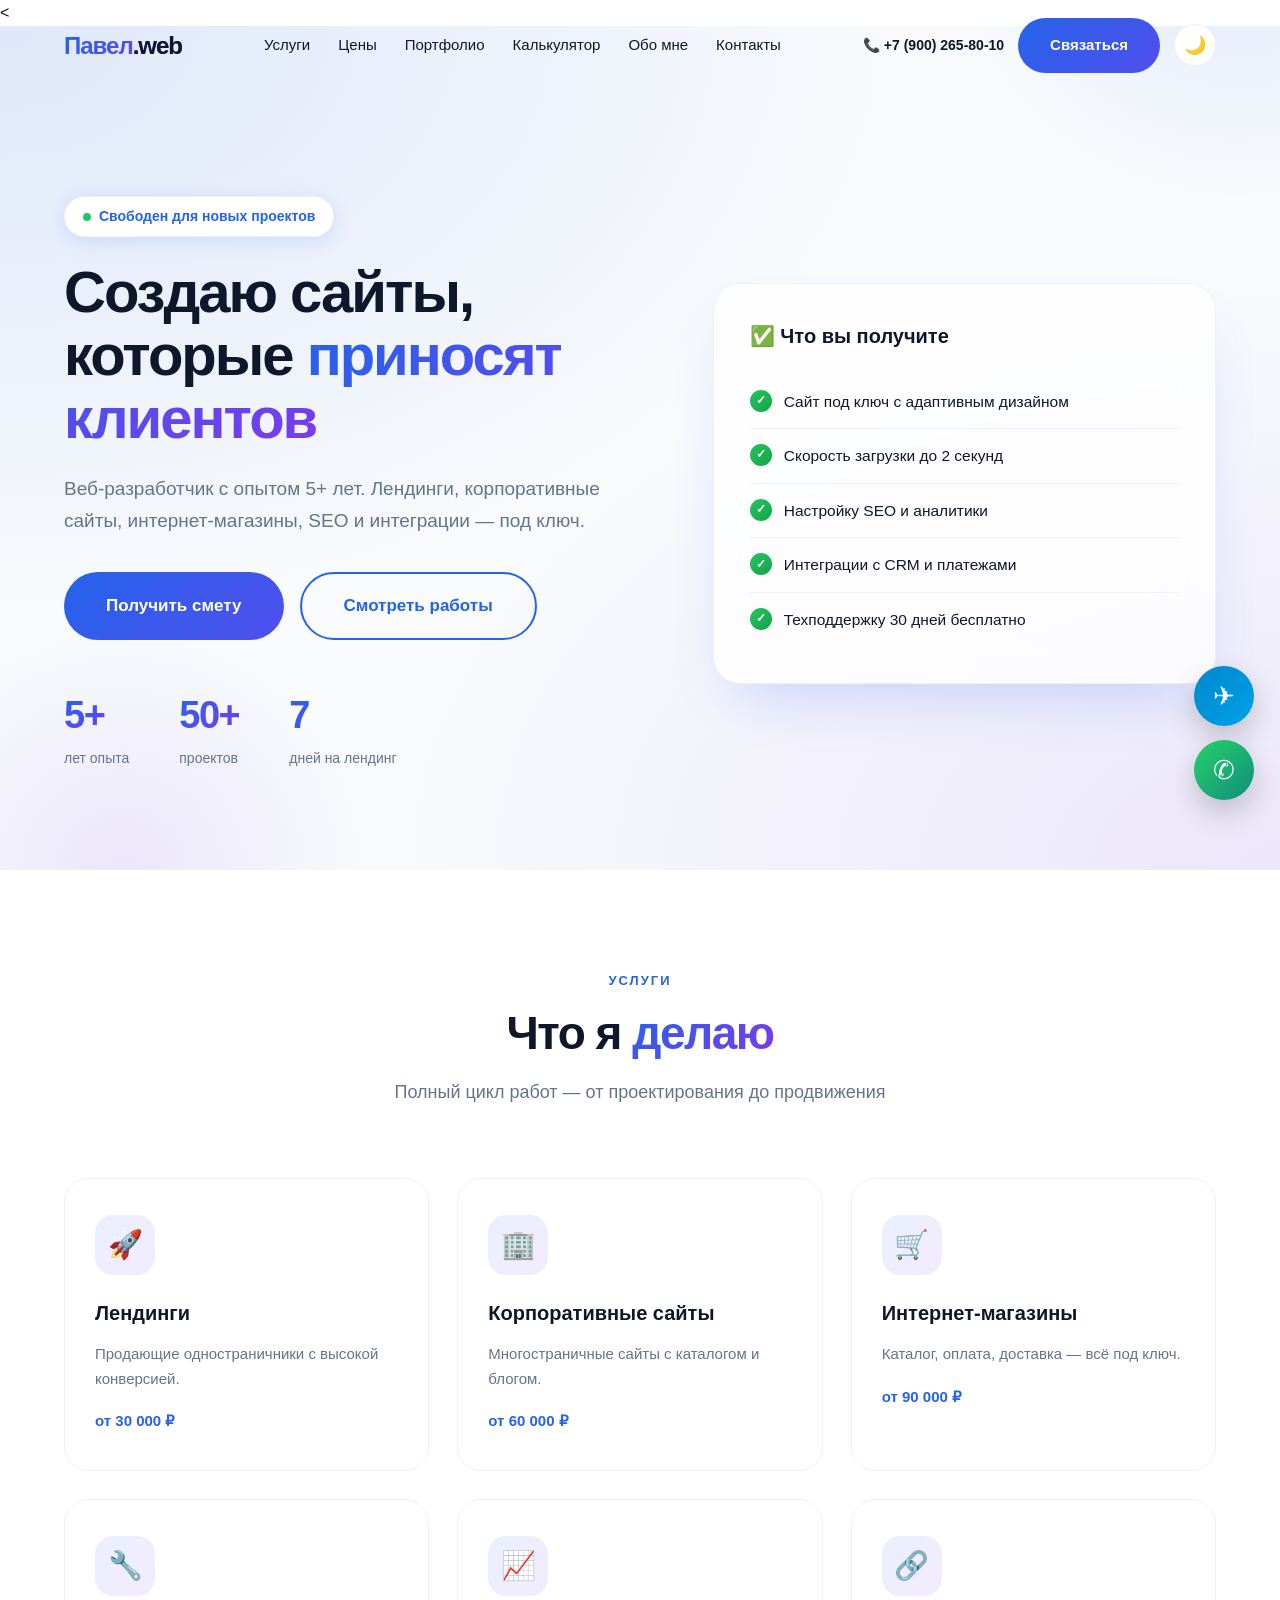
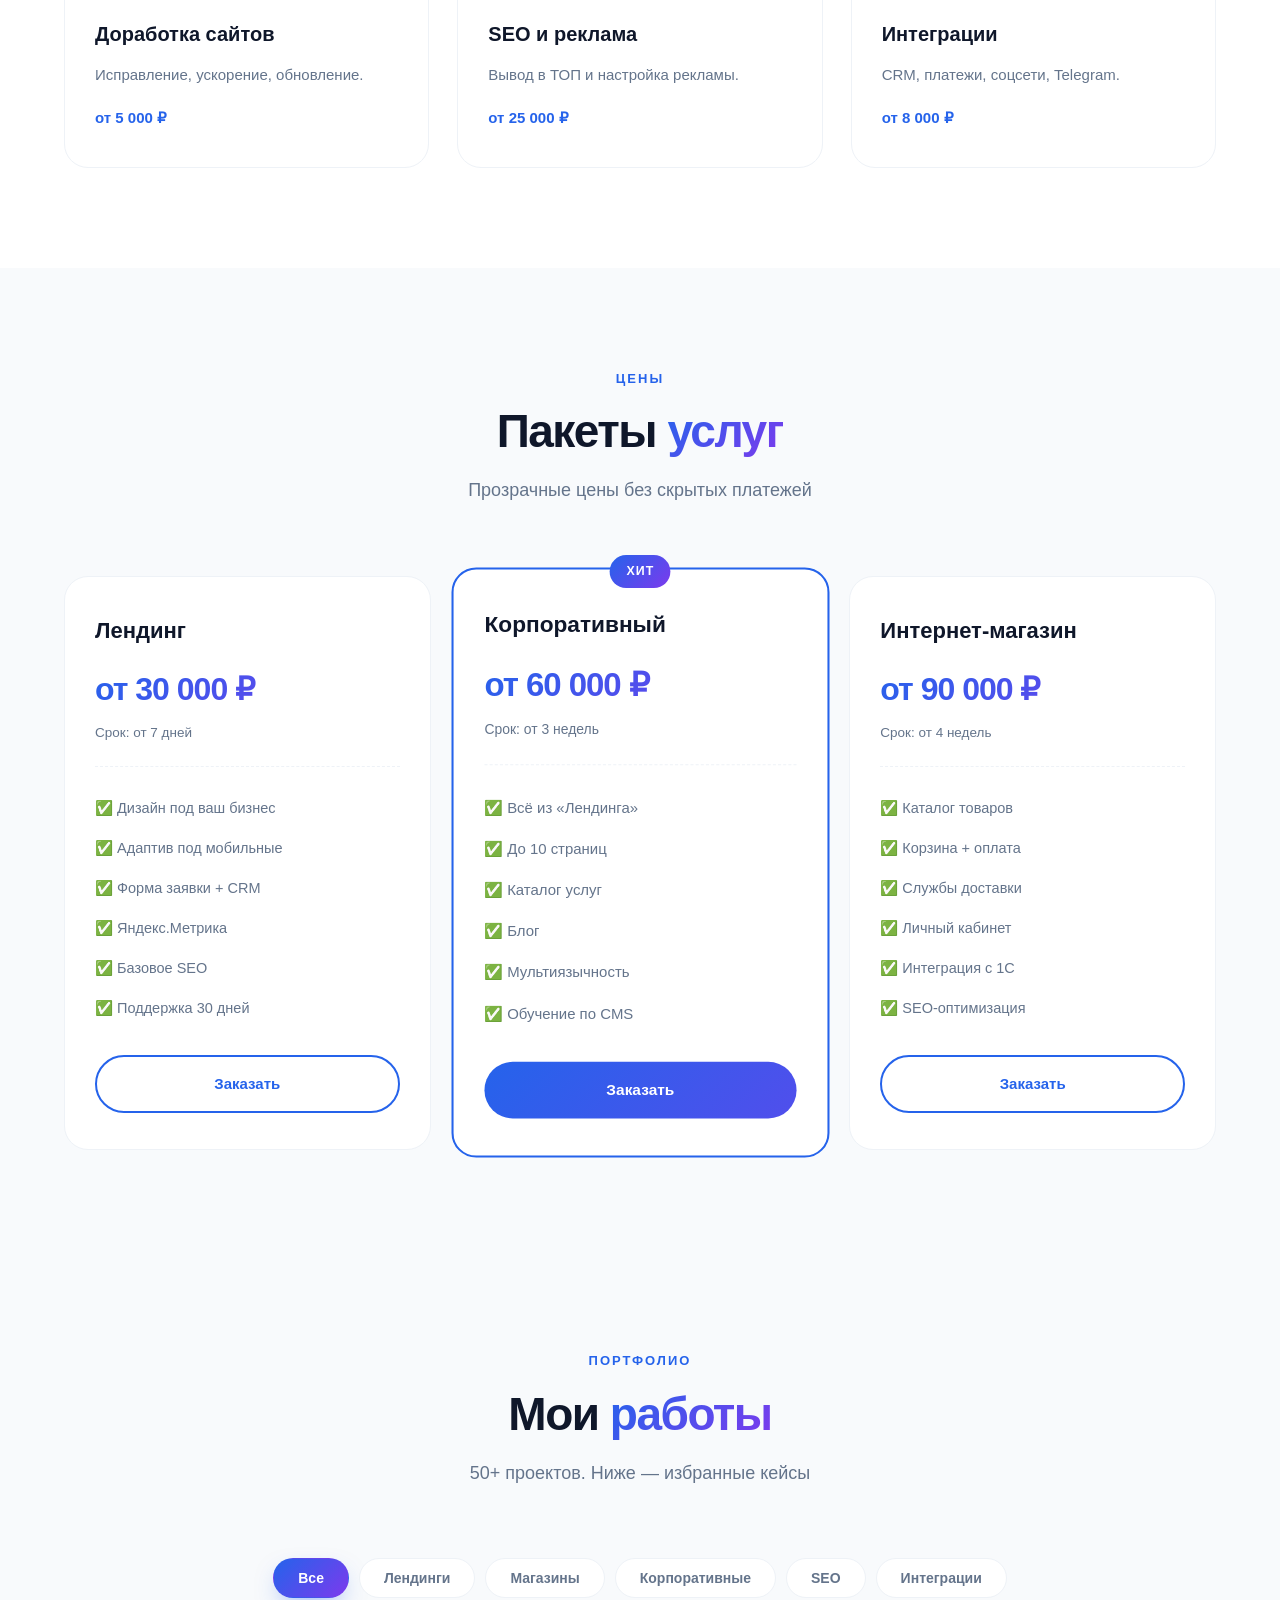
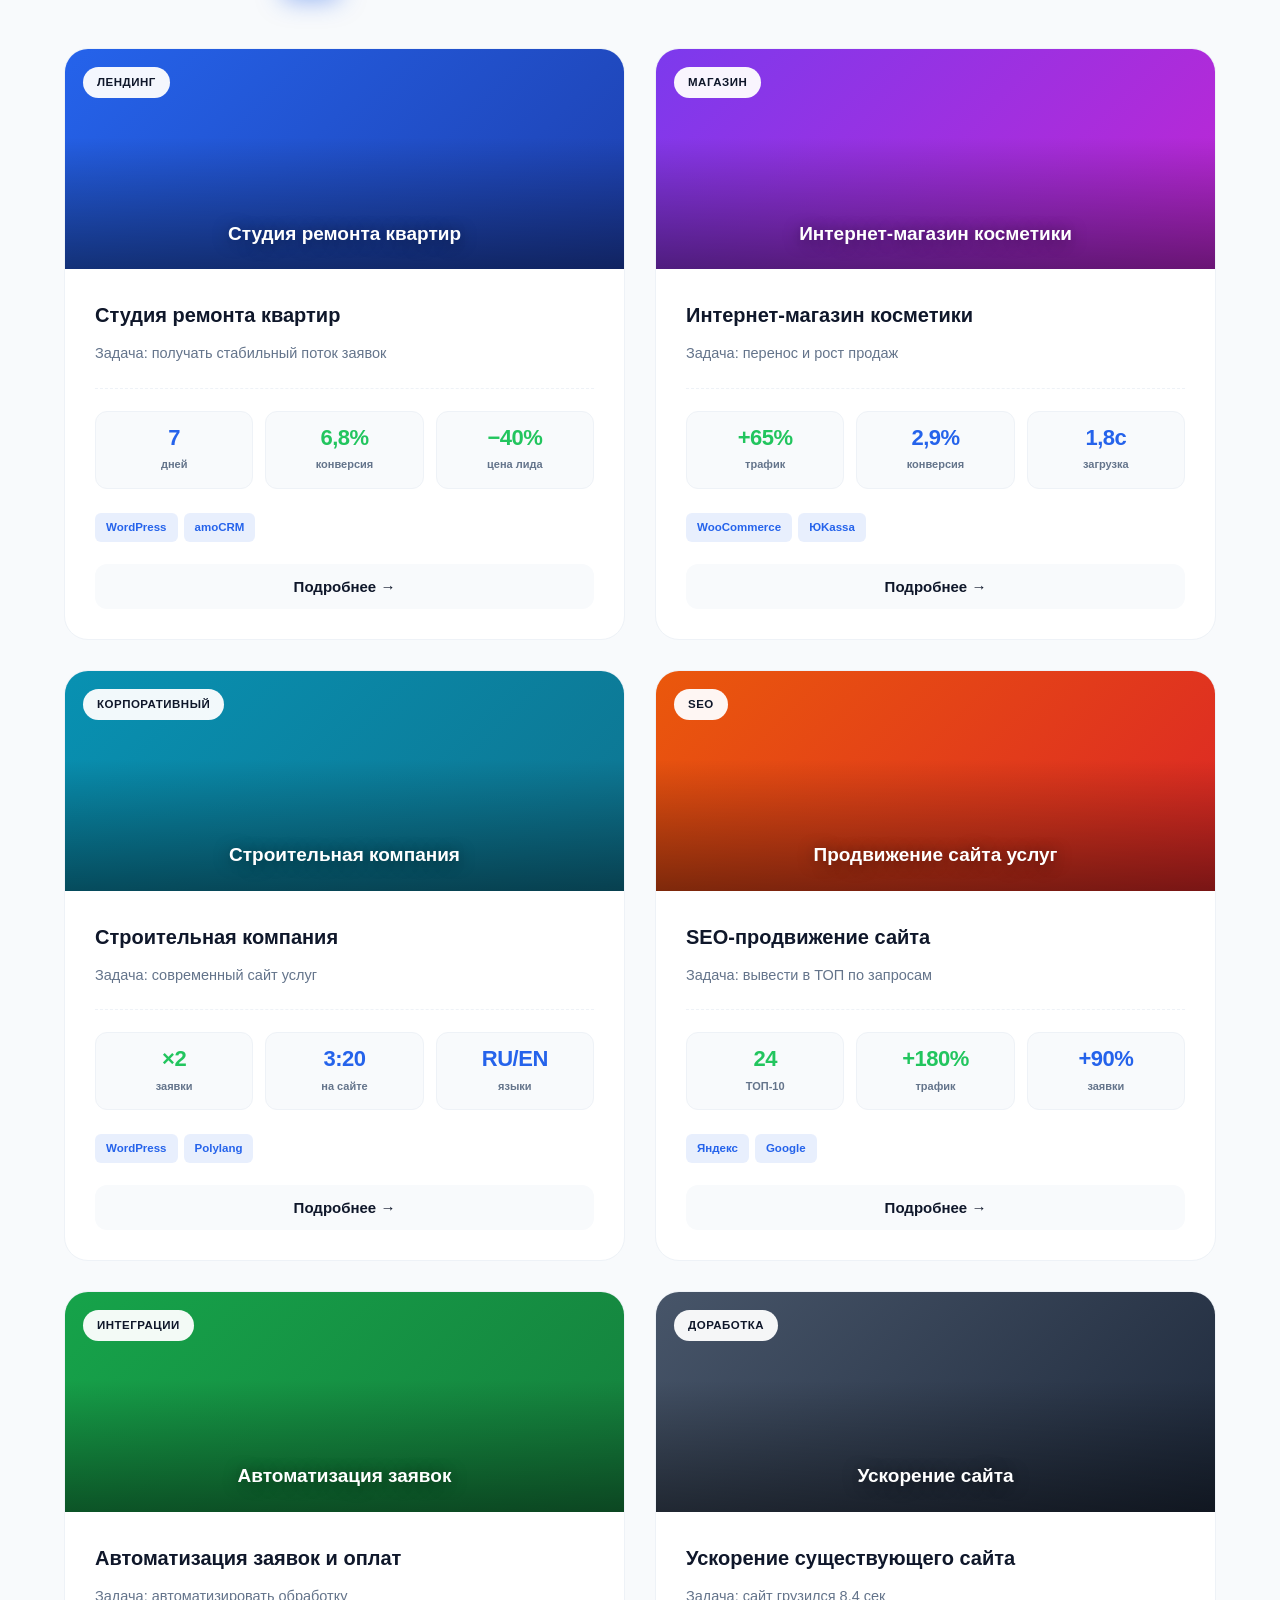
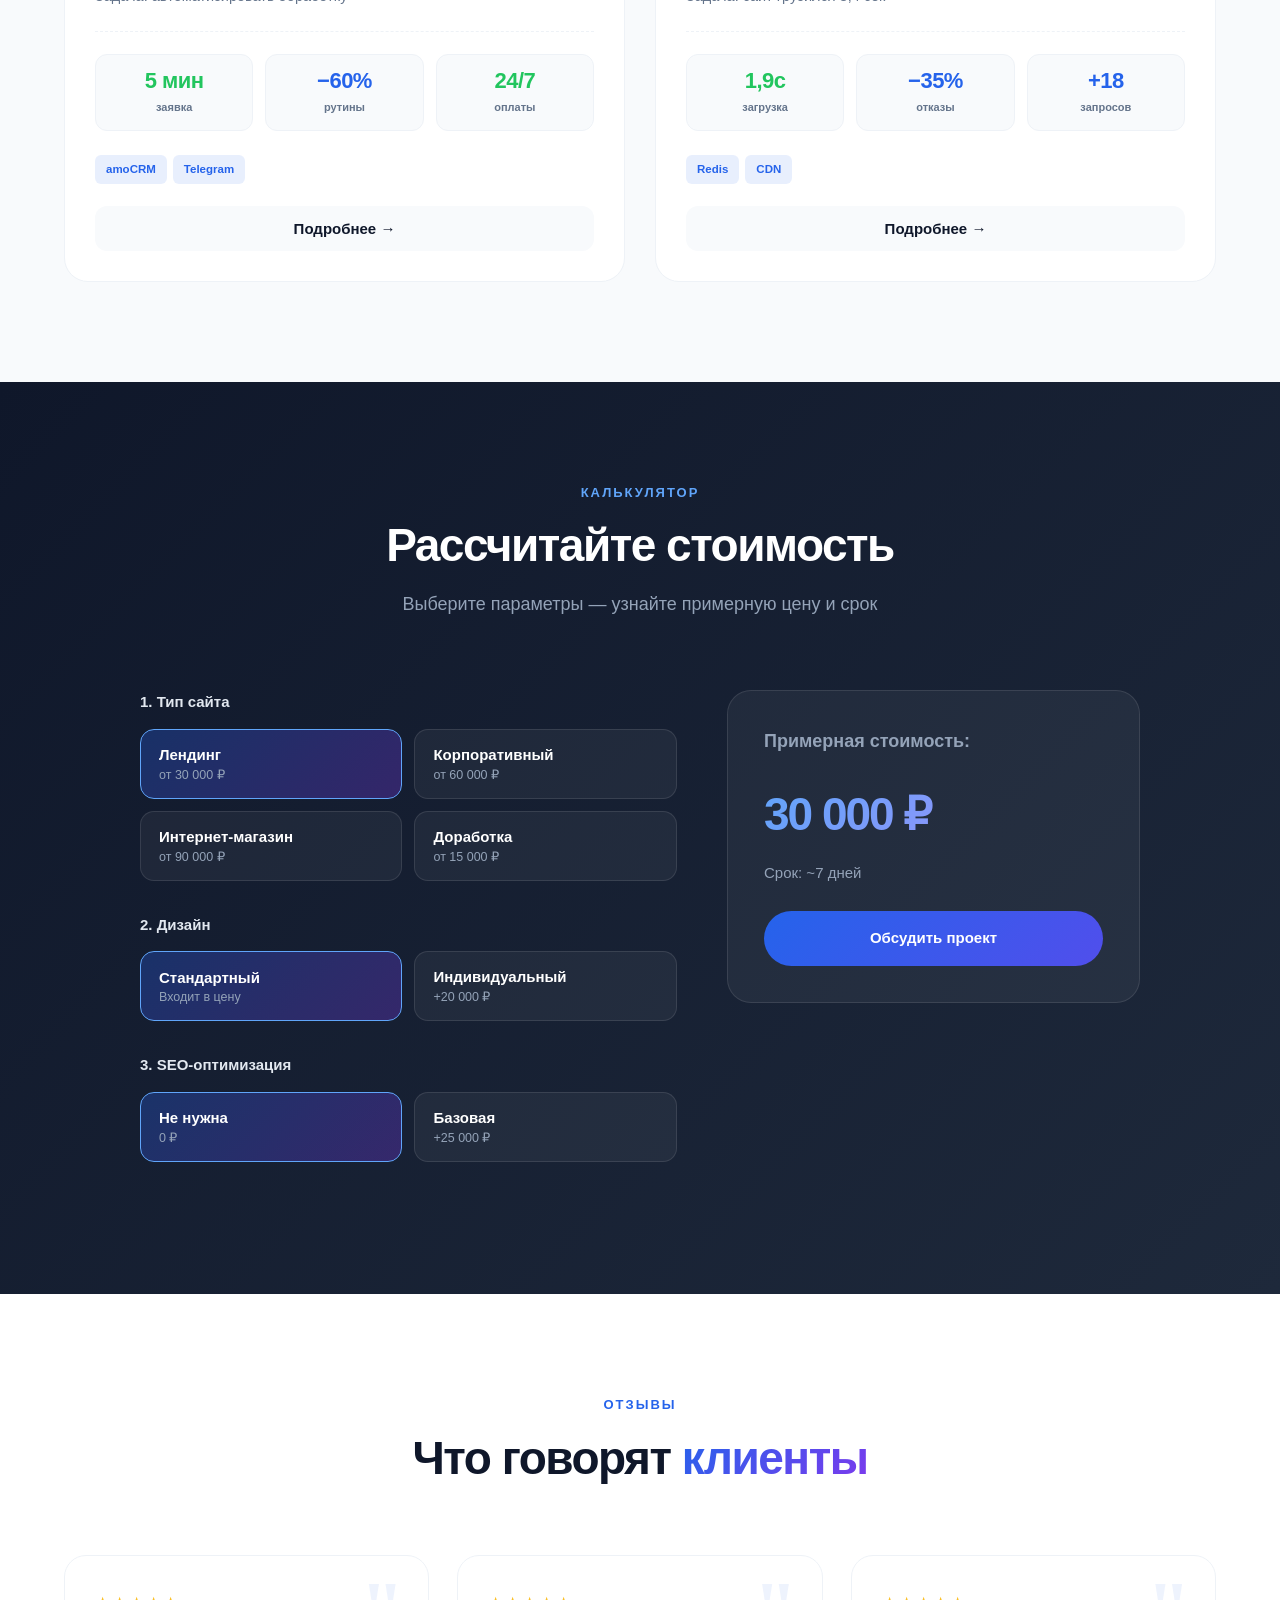
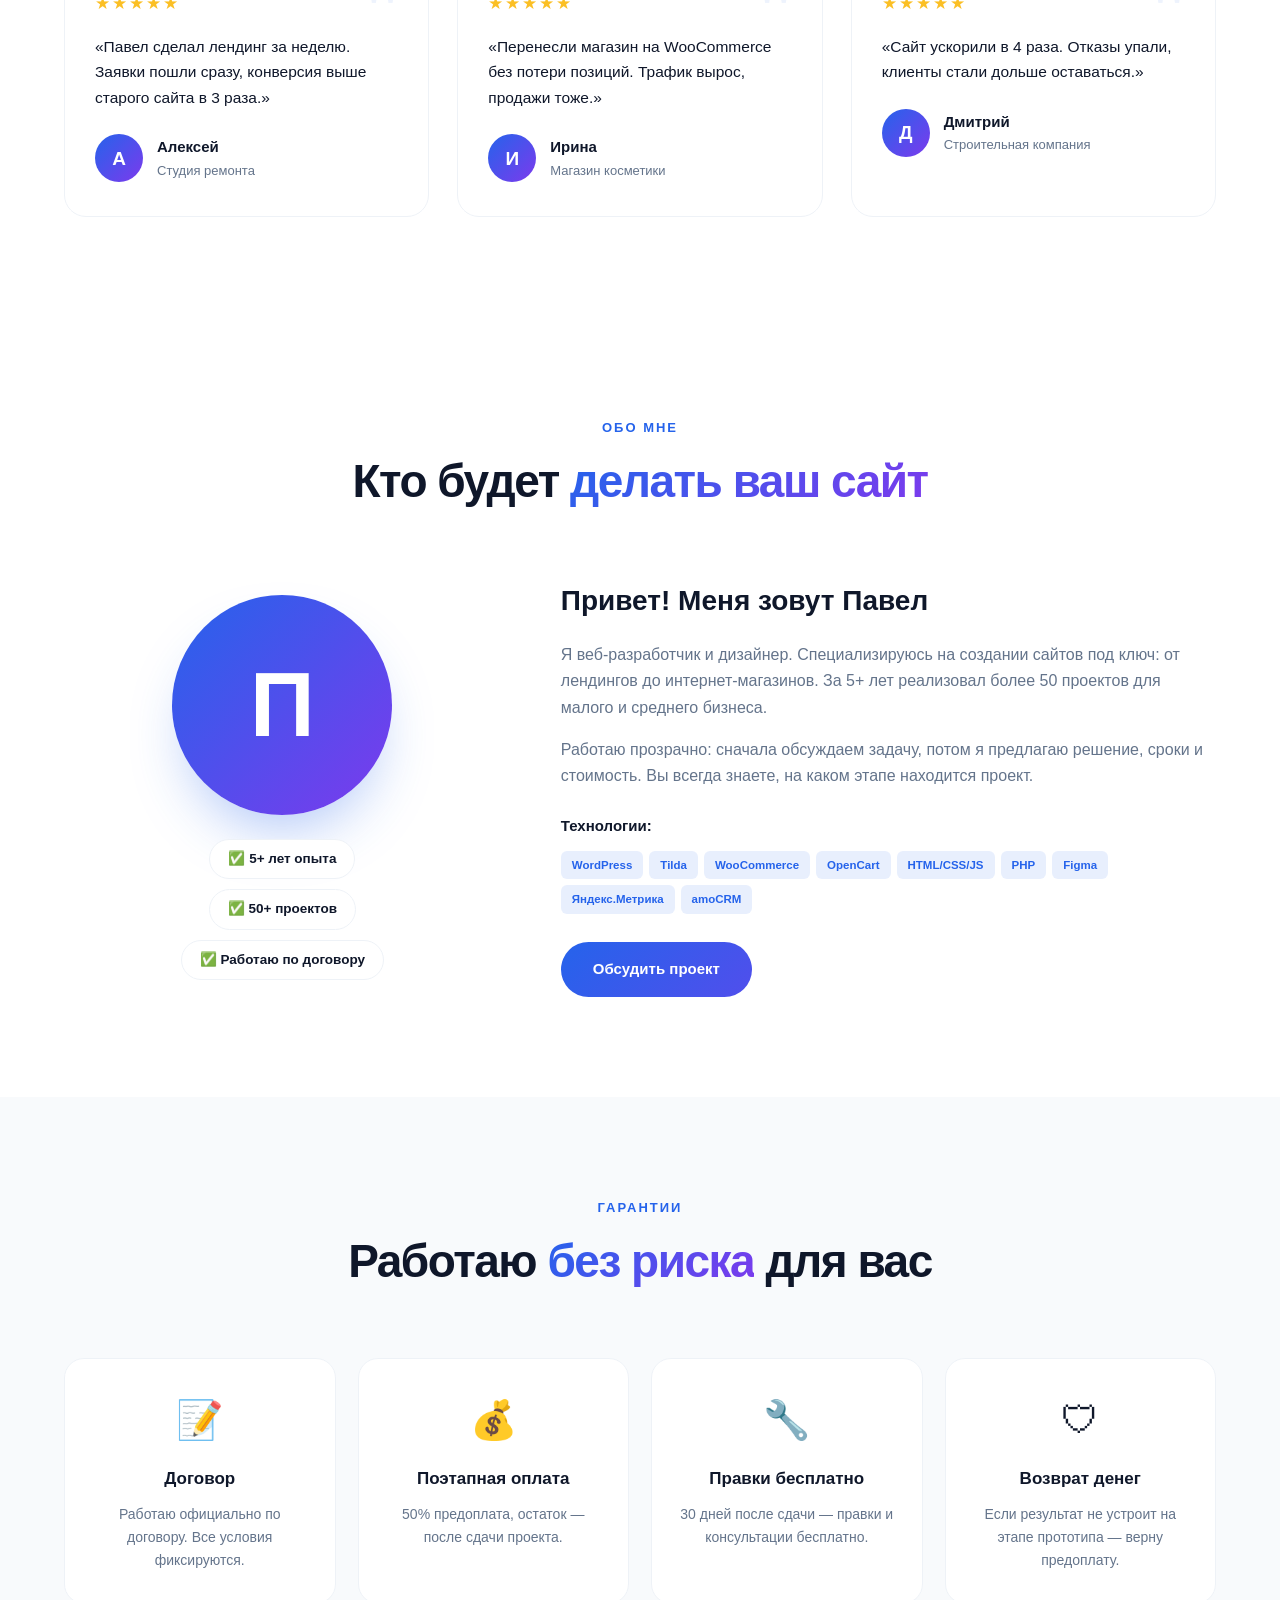
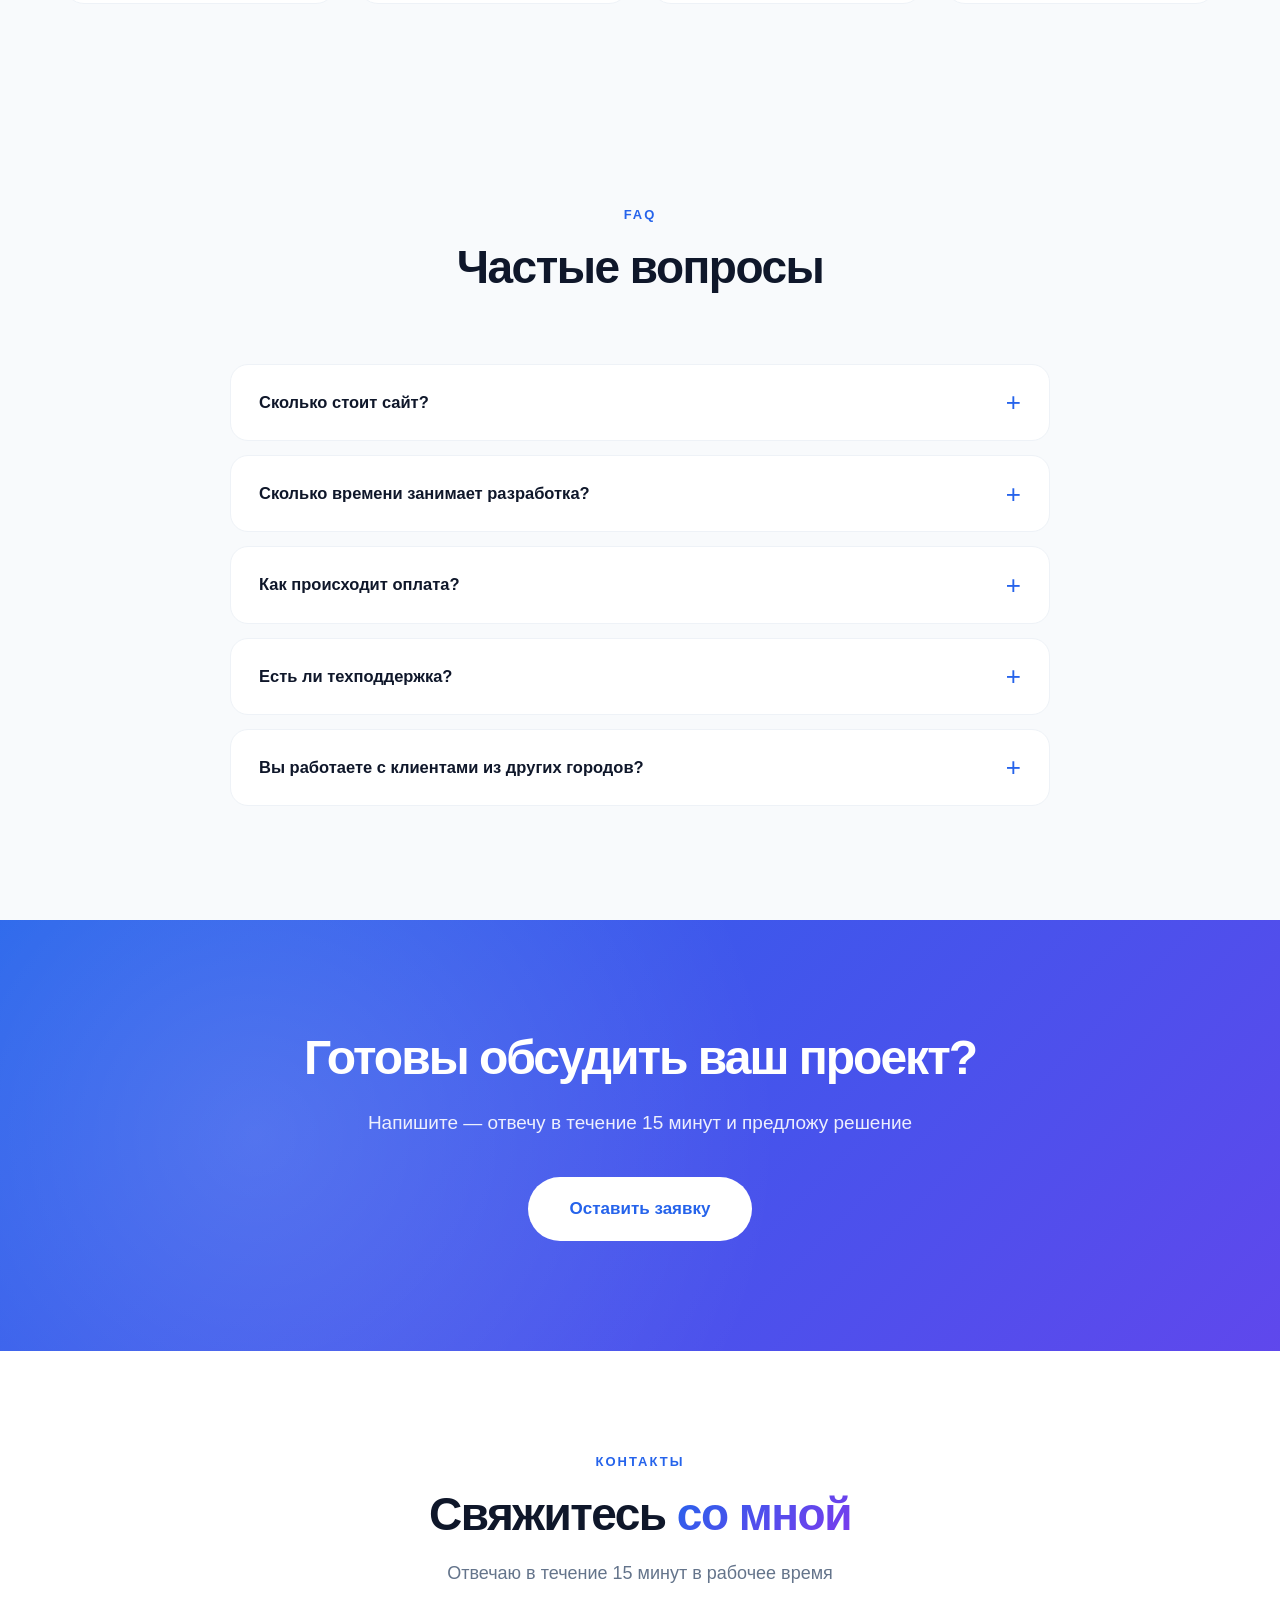
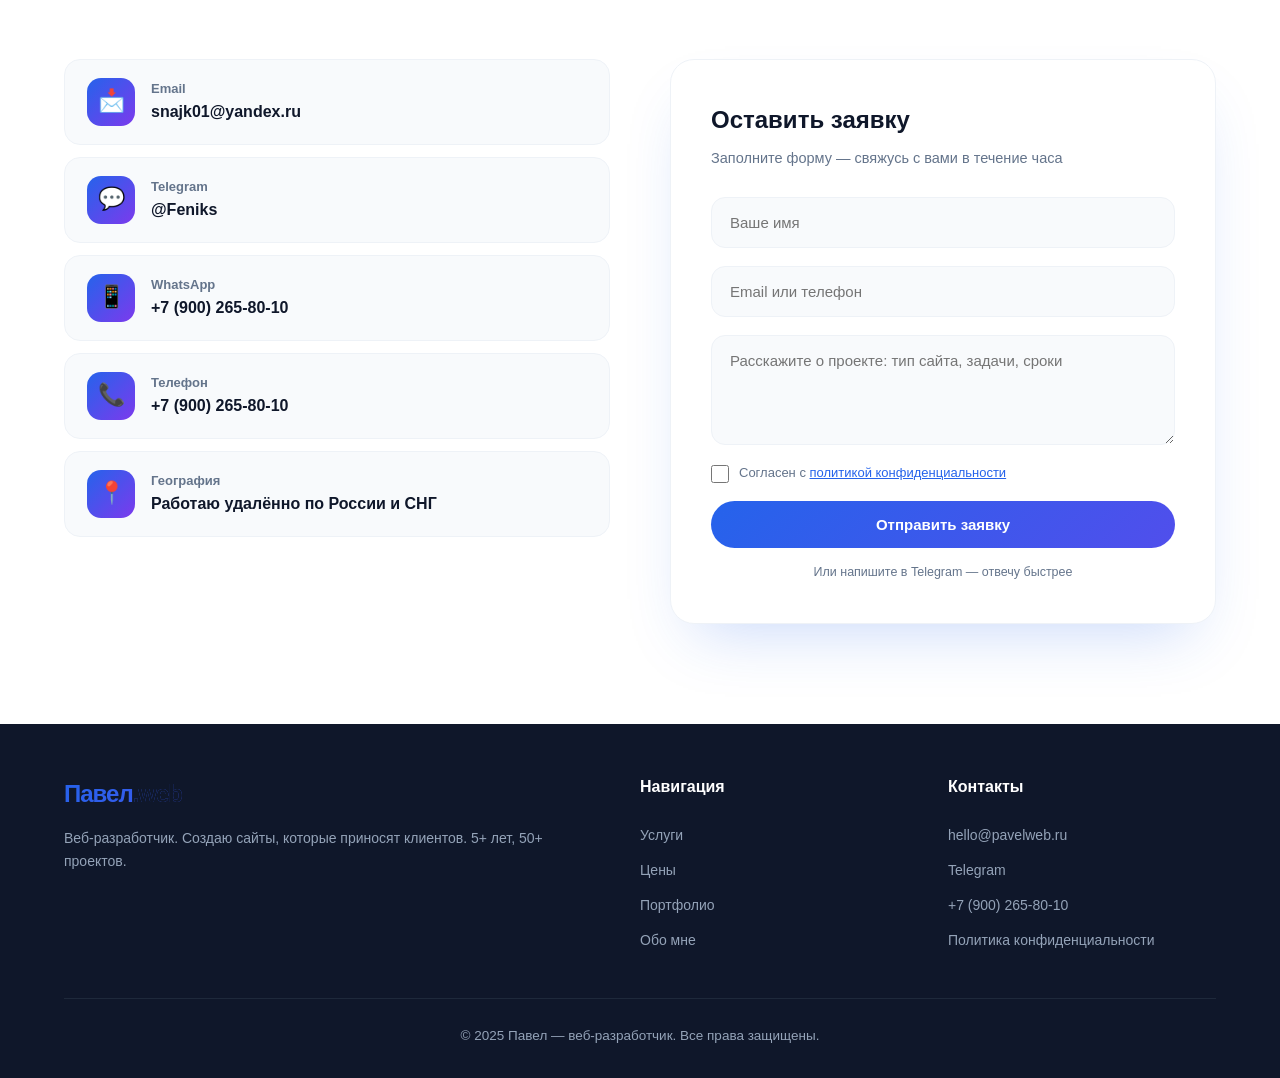
<file: index.html>
<<!DOCTYPE html>
<html lang="ru">
<head>
<meta charset="UTF-8">
<meta name="viewport" content="width=device-width, initial-scale=1.0">
<title>Павел — веб-разработчик | Сайты под ключ от 30 000 ₽ за 7 дней</title>
<meta name="description" content="Создаю сайты, которые приносят заявки: лендинги, интернет-магазины, корпоративные сайты. 5+ лет опыта, 50+ проектов. Работаю по договору.">
<meta name="keywords" content="веб-разработчик, создание сайтов, лендинг, интернет-магазин, WordPress, SEO">
<meta property="og:type" content="website">
<meta property="og:title" content="Павел — веб-разработчик | Сайты под ключ">
<meta property="og:description" content="Лендинги, интернет-магазины, SEO. 50+ проектов, 5+ лет опыта.">
<link rel="icon" href="data:image/svg+xml,<svg xmlns='http://www.w3.org/2000/svg' viewBox='0 0 100 100'><text y='.9em' font-size='90'>⚡</text></svg>">
<link rel="stylesheet" href="style.css">
</head>
<body>

<!-- ШАПКА -->
<header class="header" id="header">
  <div class="container nav">
    <a href="#" class="logo">Павел<span>.web</span></a>
    <ul class="menu" id="menu">
      <li><a href="#services">Услуги</a></li>
      <li><a href="#prices">Цены</a></li>
      <li><a href="#portfolio">Портфолио</a></li>
      <li><a href="#calc">Калькулятор</a></li>
      <li><a href="#about">Обо мне</a></li>
      <li><a href="#contacts">Контакты</a></li>
    </ul>
    <div class="nav-right">
      <a href="tel:+79002658010" class="nav-phone">📞 +7 (900) 265-80-10</a>
      <a href="#contacts" class="btn btn-primary">Связаться</a>
      <button class="theme-toggle" id="themeToggle" aria-label="Сменить тему">🌙</button>
      <button class="burger" id="burger" aria-label="Меню">☰</button>
    </div>
  </div>
</header>

<!-- HERO -->
<section class="hero">
  <div class="container hero-grid">
    <div>
      <div class="hero-badge"><span class="dot"></span> Свободен для новых проектов</div>
      <h1>Создаю сайты, которые <span class="gradient">приносят клиентов</span></h1>
      <p>Веб-разработчик с опытом 5+ лет. Лендинги, корпоративные сайты, интернет-магазины, SEO и интеграции — под ключ.</p>
      <div class="hero-btns">
        <a href="#contacts" class="btn btn-primary btn-lg">Получить смету</a>
        <a href="#portfolio" class="btn btn-outline btn-lg">Смотреть работы</a>
      </div>
      <div class="hero-stats">
        <div><div class="stat-num" data-count="5" data-suffix="+">0</div><div class="stat-label">лет опыта</div></div>
        <div><div class="stat-num" data-count="50" data-suffix="+">0</div><div class="stat-label">проектов</div></div>
        <div><div class="stat-num" data-count="7" data-suffix="">0</div><div class="stat-label">дней на лендинг</div></div>
      </div>
    </div>
    <div class="hero-card">
      <h3>✅ Что вы получите</h3>
      <ul>
        <li><span class="check">✓</span> Сайт под ключ с адаптивным дизайном</li>
        <li><span class="check">✓</span> Скорость загрузки до 2 секунд</li>
        <li><span class="check">✓</span> Настройку SEO и аналитики</li>
        <li><span class="check">✓</span> Интеграции с CRM и платежами</li>
        <li><span class="check">✓</span> Техподдержку 30 дней бесплатно</li>
      </ul>
    </div>
  </div>
</section>

<!-- УСЛУГИ -->
<section id="services">
  <div class="container">
    <div class="section-head reveal">
      <div class="label">Услуги</div>
      <h2>Что я <span class="gradient">делаю</span></h2>
      <p>Полный цикл работ — от проектирования до продвижения</p>
    </div>
    <div class="services-grid">
      <div class="service reveal"><div class="service-icon">🚀</div><h3>Лендинги</h3><p>Продающие одностраничники с высокой конверсией.</p><div class="service-price">от 30 000 ₽</div></div>
      <div class="service reveal"><div class="service-icon">🏢</div><h3>Корпоративные сайты</h3><p>Многостраничные сайты с каталогом и блогом.</p><div class="service-price">от 60 000 ₽</div></div>
      <div class="service reveal"><div class="service-icon">🛒</div><h3>Интернет-магазины</h3><p>Каталог, оплата, доставка — всё под ключ.</p><div class="service-price">от 90 000 ₽</div></div>
      <div class="service reveal"><div class="service-icon">🔧</div><h3>Доработка сайтов</h3><p>Исправление, ускорение, обновление.</p><div class="service-price">от 5 000 ₽</div></div>
      <div class="service reveal"><div class="service-icon">📈</div><h3>SEO и реклама</h3><p>Вывод в ТОП и настройка рекламы.</p><div class="service-price">от 25 000 ₽</div></div>
      <div class="service reveal"><div class="service-icon">🔗</div><h3>Интеграции</h3><p>CRM, платежи, соцсети, Telegram.</p><div class="service-price">от 8 000 ₽</div></div>
    </div>
  </div>
</section>

<!-- ЦЕНЫ -->
<section id="prices" class="prices">
  <div class="container">
    <div class="section-head reveal">
      <div class="label">Цены</div>
      <h2>Пакеты <span class="gradient">услуг</span></h2>
      <p>Прозрачные цены без скрытых платежей</p>
    </div>
    <div class="prices-grid">
      <div class="price-card reveal">
        <h3>Лендинг</h3>
        <div class="price-value">от 30 000 ₽</div>
        <div class="price-time">Срок: от 7 дней</div>
        <ul>
          <li>✅ Дизайн под ваш бизнес</li>
          <li>✅ Адаптив под мобильные</li>
          <li>✅ Форма заявки + CRM</li>
          <li>✅ Яндекс.Метрика</li>
          <li>✅ Базовое SEO</li>
          <li>✅ Поддержка 30 дней</li>
        </ul>
        <a href="#contacts" class="btn btn-outline">Заказать</a>
      </div>
      <div class="price-card popular reveal">
        <div class="popular-badge">Хит</div>
        <h3>Корпоративный</h3>
        <div class="price-value">от 60 000 ₽</div>
        <div class="price-time">Срок: от 3 недель</div>
        <ul>
          <li>✅ Всё из «Лендинга»</li>
          <li>✅ До 10 страниц</li>
          <li>✅ Каталог услуг</li>
          <li>✅ Блог</li>
          <li>✅ Мультиязычность</li>
          <li>✅ Обучение по CMS</li>
        </ul>
        <a href="#contacts" class="btn btn-primary">Заказать</a>
      </div>
      <div class="price-card reveal">
        <h3>Интернет-магазин</h3>
        <div class="price-value">от 90 000 ₽</div>
        <div class="price-time">Срок: от 4 недель</div>
        <ul>
          <li>✅ Каталог товаров</li>
          <li>✅ Корзина + оплата</li>
          <li>✅ Службы доставки</li>
          <li>✅ Личный кабинет</li>
          <li>✅ Интеграция с 1С</li>
          <li>✅ SEO-оптимизация</li>
        </ul>
        <a href="#contacts" class="btn btn-outline">Заказать</a>
      </div>
    </div>
  </div>
</section>
<!-- ПОРТФОЛИО -->
<section id="portfolio" class="portfolio">
  <div class="container">
    <div class="section-head reveal">
      <div class="label">Портфолио</div>
      <h2>Мои <span class="gradient">работы</span></h2>
      <p>50+ проектов. Ниже — избранные кейсы</p>
    </div>
    <div class="filters reveal">
      <button class="filter active" data-filter="all">Все</button>
      <button class="filter" data-filter="landing">Лендинги</button>
      <button class="filter" data-filter="shop">Магазины</button>
      <button class="filter" data-filter="corp">Корпоративные</button>
      <button class="filter" data-filter="seo">SEO</button>
      <button class="filter" data-filter="integration">Интеграции</button>
    </div>
    <div class="portfolio-grid" id="grid">

      <div class="case reveal" data-cat="landing" data-title="Лендинг студии ремонта" data-tag="Лендинг" data-preview="p1" data-task="Студия ремонта не получала заявок с сайта." data-solution="Разработал новый лендинг с портфолио, отзывами, калькулятором и интеграцией с CRM." data-r1="7 дней|Срок" data-r2="6,8%|Конверсия" data-r3="−40%|Цена лида" data-stack="WordPress, amoCRM, Метрика">
        <div class="case-preview p1"><span class="case-tag">Лендинг</span><span class="case-title">Студия ремонта квартир</span></div>
        <div class="case-body">
          <h3>Студия ремонта квартир</h3>
          <p class="case-task">Задача: получать стабильный поток заявок</p>
          <div class="metrics">
            <div class="metric"><div class="metric-num">7</div><div class="metric-label">дней</div></div>
            <div class="metric"><div class="metric-num green">6,8%</div><div class="metric-label">конверсия</div></div>
            <div class="metric"><div class="metric-num green">−40%</div><div class="metric-label">цена лида</div></div>
          </div>
          <div class="stack"><span>WordPress</span><span>amoCRM</span></div>
          <button class="case-btn">Подробнее →</button>
        </div>
      </div>

      <div class="case reveal" data-cat="shop" data-title="Интернет-магазин косметики" data-tag="Магазин" data-preview="p2" data-task="Магазин не справлялся с ростом." data-solution="Перенёс на WooCommerce, настроил каталог на 1200+ товаров, оплату и доставку." data-r1="+65%|Трафик" data-r2="2,9%|Конверсия" data-r3="1,8с|Загрузка" data-stack="WooCommerce, ЮKassa">
        <div class="case-preview p2"><span class="case-tag">Магазин</span><span class="case-title">Интернет-магазин косметики</span></div>
        <div class="case-body">
          <h3>Интернет-магазин косметики</h3>
          <p class="case-task">Задача: перенос и рост продаж</p>
          <div class="metrics">
            <div class="metric"><div class="metric-num green">+65%</div><div class="metric-label">трафик</div></div>
            <div class="metric"><div class="metric-num">2,9%</div><div class="metric-label">конверсия</div></div>
            <div class="metric"><div class="metric-num">1,8с</div><div class="metric-label">загрузка</div></div>
          </div>
          <div class="stack"><span>WooCommerce</span><span>ЮKassa</span></div>
          <button class="case-btn">Подробнее →</button>
        </div>
      </div>

      <div class="case reveal" data-cat="corp" data-title="Корпоративный сайт" data-tag="Корпоративный" data-preview="p3" data-task="Нужен современный сайт с каталогом услуг." data-solution="Спроектировал структуру, сделал адаптивный дизайн, каталог и мультиязычность." data-r1="×2|Заявки" data-r2="3:20|Время" data-r3="RU/EN|Языки" data-stack="WordPress, Polylang">
        <div class="case-preview p3"><span class="case-tag">Корпоративный</span><span class="case-title">Строительная компания</span></div>
        <div class="case-body">
          <h3>Строительная компания</h3>
          <p class="case-task">Задача: современный сайт услуг</p>
          <div class="metrics">
            <div class="metric"><div class="metric-num green">×2</div><div class="metric-label">заявки</div></div>
            <div class="metric"><div class="metric-num">3:20</div><div class="metric-label">на сайте</div></div>
            <div class="metric"><div class="metric-num">RU/EN</div><div class="metric-label">языки</div></div>
          </div>
          <div class="stack"><span>WordPress</span><span>Polylang</span></div>
          <button class="case-btn">Подробнее →</button>
        </div>
      </div>

      <div class="case reveal" data-cat="seo" data-title="SEO-продвижение" data-tag="SEO" data-preview="p4" data-task="Сайт не появлялся в поиске." data-solution="Собрал семантику, оптимизировал мета-теги, техническое SEO и скорость." data-r1="24|ТОП-10" data-r2="+180%|Трафик" data-r3="+90%|Заявки" data-stack="Яндекс, Google">
        <div class="case-preview p4"><span class="case-tag">SEO</span><span class="case-title">Продвижение сайта услуг</span></div>
        <div class="case-body">
          <h3>SEO-продвижение сайта</h3>
          <p class="case-task">Задача: вывести в ТОП по запросам</p>
          <div class="metrics">
            <div class="metric"><div class="metric-num green">24</div><div class="metric-label">ТОП-10</div></div>
            <div class="metric"><div class="metric-num green">+180%</div><div class="metric-label">трафик</div></div>
            <div class="metric"><div class="metric-num">+90%</div><div class="metric-label">заявки</div></div>
          </div>
          <div class="stack"><span>Яндекс</span><span>Google</span></div>
          <button class="case-btn">Подробнее →</button>
        </div>
      </div>

      <div class="case reveal" data-cat="integration" data-title="Интеграции CRM" data-tag="Интеграции" data-preview="p5" data-task="Заявки обрабатывались вручную 2 часа." data-solution="Интегрировал amoCRM, ЮKassa, Telegram-уведомления." data-r1="5 мин|Заявка" data-r2="−60%|Рутины" data-r3="24/7|Оплаты" data-stack="amoCRM, ЮKassa, Telegram">
        <div class="case-preview p5"><span class="case-tag">Интеграции</span><span class="case-title">Автоматизация заявок</span></div>
        <div class="case-body">
          <h3>Автоматизация заявок и оплат</h3>
          <p class="case-task">Задача: автоматизировать обработку</p>
          <div class="metrics">
            <div class="metric"><div class="metric-num green">5 мин</div><div class="metric-label">заявка</div></div>
            <div class="metric"><div class="metric-num">−60%</div><div class="metric-label">рутины</div></div>
            <div class="metric"><div class="metric-num green">24/7</div><div class="metric-label">оплаты</div></div>
          </div>
          <div class="stack"><span>amoCRM</span><span>Telegram</span></div>
          <button class="case-btn">Подробнее →</button>
        </div>
      </div>

      <div class="case reveal" data-cat="landing" data-title="Ускорение сайта" data-tag="Доработка" data-preview="p6" data-task="Сайт грузился 8,4 секунды." data-solution="Оптимизировал изображения, скрипты, кэш, исправил вёрстку." data-r1="1,9с|Загрузка" data-r2="−35%|Отказы" data-r3="18|Запросов" data-stack="Redis, CDN, WebP">
        <div class="case-preview p6"><span class="case-tag">Доработка</span><span class="case-title">Ускорение сайта</span></div>
        <div class="case-body">
          <h3>Ускорение существующего сайта</h3>
          <p class="case-task">Задача: сайт грузился 8,4 сек</p>
          <div class="metrics">
            <div class="metric"><div class="metric-num green">1,9с</div><div class="metric-label">загрузка</div></div>
            <div class="metric"><div class="metric-num">−35%</div><div class="metric-label">отказы</div></div>
            <div class="metric"><div class="metric-num">+18</div><div class="metric-label">запросов</div></div>
          </div>
          <div class="stack"><span>Redis</span><span>CDN</span></div>
          <button class="case-btn">Подробнее →</button>
        </div>
      </div>

    </div>
  </div>
</section>

<!-- КАЛЬКУЛЯТОР -->
<section id="calc" class="calc">
  <div class="container">
    <div class="section-head reveal">
      <div class="label" style="color:#60a5fa">Калькулятор</div>
      <h2>Рассчитайте стоимость</h2>
      <p>Выберите параметры — узнайте примерную цену и срок</p>
    </div>
    <div class="calc-wrap">
      <div>
        <div class="calc-group">
          <label>1. Тип сайта</label>
          <div class="calc-options" data-group="type">
            <button class="calc-opt active" data-price="30000" data-days="7"><strong>Лендинг</strong><small>от 30 000 ₽</small></button>
            <button class="calc-opt" data-price="60000" data-days="21"><strong>Корпоративный</strong><small>от 60 000 ₽</small></button>
            <button class="calc-opt" data-price="90000" data-days="30"><strong>Интернет-магазин</strong><small>от 90 000 ₽</small></button>
            <button class="calc-opt" data-price="15000" data-days="10"><strong>Доработка</strong><small>от 15 000 ₽</small></button>
          </div>
        </div>
        <div class="calc-group">
          <label>2. Дизайн</label>
          <div class="calc-options" data-group="design">
            <button class="calc-opt active" data-price="0" data-days="0"><strong>Стандартный</strong><small>Входит в цену</small></button>
            <button class="calc-opt" data-price="20000" data-days="5"><strong>Индивидуальный</strong><small>+20 000 ₽</small></button>
          </div>
        </div>
        <div class="calc-group">
          <label>3. SEO-оптимизация</label>
          <div class="calc-options" data-group="seo">
            <button class="calc-opt active" data-price="0" data-days="0"><strong>Не нужна</strong><small>0 ₽</small></button>
            <button class="calc-opt" data-price="25000" data-days="7"><strong>Базовая</strong><small>+25 000 ₽</small></button>
          </div>
        </div>
      </div>
      <div class="calc-result">
        <h3>Примерная стоимость:</h3>
        <div class="calc-price" id="calcPrice">30 000 ₽</div>
        <div class="calc-time" id="calcTime">Срок: ~7 дней</div>
        <a href="#contacts" class="btn btn-primary">Обсудить проект</a>
      </div>
    </div>
  </div>
</section>

<!-- ОТЗЫВЫ -->
<section id="reviews">
  <div class="container">
    <div class="section-head reveal">
      <div class="label">Отзывы</div>
      <h2>Что говорят <span class="gradient">клиенты</span></h2>
    </div>
    <div class="reviews-grid">
      <div class="review reveal"><div class="stars">★★★★★</div><p class="review-text">«Павел сделал лендинг за неделю. Заявки пошли сразу, конверсия выше старого сайта в 3 раза.»</p><div class="review-author"><div class="avatar">А</div><div><div class="author-name">Алексей</div><div class="author-role">Студия ремонта</div></div></div></div>
      <div class="review reveal"><div class="stars">★★★★★</div><p class="review-text">«Перенесли магазин на WooCommerce без потери позиций. Трафик вырос, продажи тоже.»</p><div class="review-author"><div class="avatar">И</div><div><div class="author-name">Ирина</div><div class="author-role">Магазин косметики</div></div></div></div>
      <div class="review reveal"><div class="stars">★★★★★</div><p class="review-text">«Сайт ускорили в 4 раза. Отказы упали, клиенты стали дольше оставаться.»</p><div class="review-author"><div class="avatar">Д</div><div><div class="author-name">Дмитрий</div><div class="author-role">Строительная компания</div></div></div></div>
    </div>
  </div>
</section>
<!-- ОБО МНЕ -->
<section id="about" class="about">
  <div class="container">
    <div class="section-head reveal">
      <div class="label">Обо мне</div>
      <h2>Кто будет <span class="gradient">делать ваш сайт</span></h2>
    </div>
    <div class="about-grid">
      <div class="about-photo reveal">
        <div class="about-avatar">П</div>
        <div class="about-badges">
          <span>✅ 5+ лет опыта</span>
          <span>✅ 50+ проектов</span>
          <span>✅ Работаю по договору</span>
        </div>
      </div>
      <div class="about-text reveal">
        <h3>Привет! Меня зовут Павел</h3>
        <p>Я веб-разработчик и дизайнер. Специализируюсь на создании сайтов под ключ: от лендингов до интернет-магазинов. За 5+ лет реализовал более 50 проектов для малого и среднего бизнеса.</p>
        <p>Работаю прозрачно: сначала обсуждаем задачу, потом я предлагаю решение, сроки и стоимость. Вы всегда знаете, на каком этапе находится проект.</p>
        <div class="about-stack">
          <h4>Технологии:</h4>
          <div class="stack">
            <span>WordPress</span><span>Tilda</span><span>WooCommerce</span>
            <span>OpenCart</span><span>HTML/CSS/JS</span><span>PHP</span>
            <span>Figma</span><span>Яндекс.Метрика</span><span>amoCRM</span>
          </div>
        </div>
        <a href="#contacts" class="btn btn-primary">Обсудить проект</a>
      </div>
    </div>
  </div>
</section>

<!-- ГАРАНТИИ -->
<section class="guarantees">
  <div class="container">
    <div class="section-head reveal">
      <div class="label">Гарантии</div>
      <h2>Работаю <span class="gradient">без риска</span> для вас</h2>
    </div>
    <div class="guarantees-grid">
      <div class="guarantee reveal">
        <div class="guarantee-icon">📝</div>
        <h4>Договор</h4>
        <p>Работаю официально по договору. Все условия фиксируются.</p>
      </div>
      <div class="guarantee reveal">
        <div class="guarantee-icon">💰</div>
        <h4>Поэтапная оплата</h4>
        <p>50% предоплата, остаток — после сдачи проекта.</p>
      </div>
      <div class="guarantee reveal">
        <div class="guarantee-icon">🔧</div>
        <h4>Правки бесплатно</h4>
        <p>30 дней после сдачи — правки и консультации бесплатно.</p>
      </div>
      <div class="guarantee reveal">
        <div class="guarantee-icon">🛡</div>
        <h4>Возврат денег</h4>
        <p>Если результат не устроит на этапе прототипа — верну предоплату.</p>
      </div>
    </div>
  </div>
</section>

<!-- FAQ -->
<section class="faq">
  <div class="container">
    <div class="section-head reveal">
      <div class="label">FAQ</div>
      <h2>Частые вопросы</h2>
    </div>
    <div class="faq-list">
      <div class="faq-item"><div class="faq-q">Сколько стоит сайт?</div><div class="faq-a">Лендинг — от 30 000 ₽, корпоративный — от 60 000 ₽, магазин — от 90 000 ₽. Точная цена зависит от задач.</div></div>
      <div class="faq-item"><div class="faq-q">Сколько времени занимает разработка?</div><div class="faq-a">Лендинг — от 7 дней, корпоративный — от 3 недель, магазин — от 4 недель.</div></div>
      <div class="faq-item"><div class="faq-q">Как происходит оплата?</div><div class="faq-a">Поэтапно: 50% предоплата, остаток — после сдачи. Работаю по договору.</div></div>
      <div class="faq-item"><div class="faq-q">Есть ли техподдержка?</div><div class="faq-a">Да, первый месяц после запуска — бесплатно.</div></div>
      <div class="faq-item"><div class="faq-q">Вы работаете с клиентами из других городов?</div><div class="faq-a">Да, работаю удалённо по всей России и СНГ. Общаюсь в Telegram, WhatsApp, Zoom.</div></div>
    </div>
  </div>
</section>

<!-- CTA -->
<section class="cta-final">
  <div class="container">
    <h2>Готовы обсудить ваш проект?</h2>
    <p>Напишите — отвечу в течение 15 минут и предложу решение</p>
    <a href="#contacts" class="btn btn-white btn-lg">Оставить заявку</a>
  </div>
</section>

<!-- КОНТАКТЫ -->
<section id="contacts">
  <div class="container">
    <div class="section-head reveal">
      <div class="label">Контакты</div>
      <h2>Свяжитесь <span class="gradient">со мной</span></h2>
      <p>Отвечаю в течение 15 минут в рабочее время</p>
    </div>
    <div class="contacts-grid">
      <div class="contacts-list">
        <a href="mailto:snajk01@yandex.ru" class="contact-item">
          <div class="ico">📩</div>
          <div><strong>Email</strong><span>snajk01@yandex.ru</span></div>
        </a>
        <a href="https://t.me/@Feniks" target="_blank" rel="noopener" class="contact-item">
          <div class="ico">💬</div>
          <div><strong>Telegram</strong><span>@Feniks</span></div>
        </a>
        <a href="https://wa.me/79002658010" target="_blank" rel="noopener" class="contact-item">
          <div class="ico">📱</div>
          <div><strong>WhatsApp</strong><span>+7 (900) 265-80-10</span></div>
        </a>
        <a href="tel:+79002658010" class="contact-item">
          <div class="ico">📞</div>
          <div><strong>Телефон</strong><span>+7 (900) 265-80-10</span></div>
        </a>
        <div class="contact-item">
          <div class="ico">📍</div>
          <div><strong>География</strong><span>Работаю удалённо по России и СНГ</span></div>
        </div>
      </div>
      <form class="form-card" id="contactForm" action="https://formspree.io/f/ВАШ_КОД" method="POST">
        <h3>Оставить заявку</h3>
        <p class="sub">Заполните форму — свяжусь с вами в течение часа</p>
        <div class="form-group">
          <input type="text" name="name" required placeholder="Ваше имя">
        </div>
        <div class="form-group">
          <input type="text" name="contact" required placeholder="Email или телефон">
        </div>
        <div class="form-group">
          <textarea name="message" placeholder="Расскажите о проекте: тип сайта, задачи, сроки"></textarea>
        </div>
        <label class="form-checkbox">
          <input type="checkbox" name="agree" required>
          <span>Согласен с <a href="privacy.html" target="_blank">политикой конфиденциальности</a></span>
        </label>
        <button type="submit" class="btn btn-primary" style="width:100%">Отправить заявку</button>
        <p class="form-note">Или напишите в Telegram — отвечу быстрее</p>
        <div class="form-status" id="formStatus"></div>
      </form>
    </div>
  </div>
</section>

<!-- ПОДВАЛ -->
<footer>
  <div class="container">
    <div class="footer-grid">
      <div>
        <div class="logo" style="margin-bottom:14px">Павел<span>.web</span></div>
        <p>Веб-разработчик. Создаю сайты, которые приносят клиентов. 5+ лет, 50+ проектов.</p>
      </div>
      <div>
        <h4>Навигация</h4>
        <a href="#services">Услуги</a>
        <a href="#prices">Цены</a>
        <a href="#portfolio">Портфолио</a>
        <a href="#about">Обо мне</a>
      </div>
      <div>
        <h4>Контакты</h4>
        <a href="mailto:hello@pavelweb.ru">hello@pavelweb.ru</a>
        <a href="https://t.me/@Feniks">Telegram</a>
        <a href="tel:+79002658010">+7 (900) 265-80-10</a>
        <a href="privacy.html">Политика конфиденциальности</a>
      </div>
    </div>
    <div class="footer-bottom">
      © 2025 Павел — веб-разработчик. Все права защищены.
    </div>
  </div>
</footer>

<!-- ПЛАВАЮЩИЕ КНОПКИ -->
<div class="float-btns">
  <a href="https://t.me/"@Feniks" target="_blank" rel="noopener" class="float-btn f-tg" title="Telegram">✈</a>
  <a href="https://wa.me/79002658010" target="_blank" rel="noopener" class="float-btn f-wa" title="WhatsApp">✆</a>
  <button class="float-btn f-up" id="upBtn" title="Наверх">↑</button>
</div>

<!-- МОДАЛЬНОЕ ОКНО -->
<div class="modal-overlay" id="modal">
  <div class="modal">
    <button class="modal-close" id="modalClose" aria-label="Закрыть">×</button>
    <div class="modal-hero" id="modalHero"><span></span></div>
    <div class="modal-content">
      <span class="modal-tag" id="modalTag"></span>
      <h2 id="modalTitle"></h2>
      <div class="modal-block"><h4>Задача</h4><p id="modalTask"></p></div>
      <div class="modal-block"><h4>Что я сделал</h4><p id="modalSolution"></p></div>
      <div class="modal-block"><h4>Результат</h4><div class="modal-results" id="modalResults"></div></div>
      <div class="modal-block"><h4>Технологии</h4><div class="stack" id="modalStack"></div></div>
      <a href="#contacts" class="btn btn-primary" style="width:100%" id="modalCta">Хочу похожий проект</a>
    </div>
  </div>
</div>

<script src="script.js"></script>
</body>
</html>
</file>
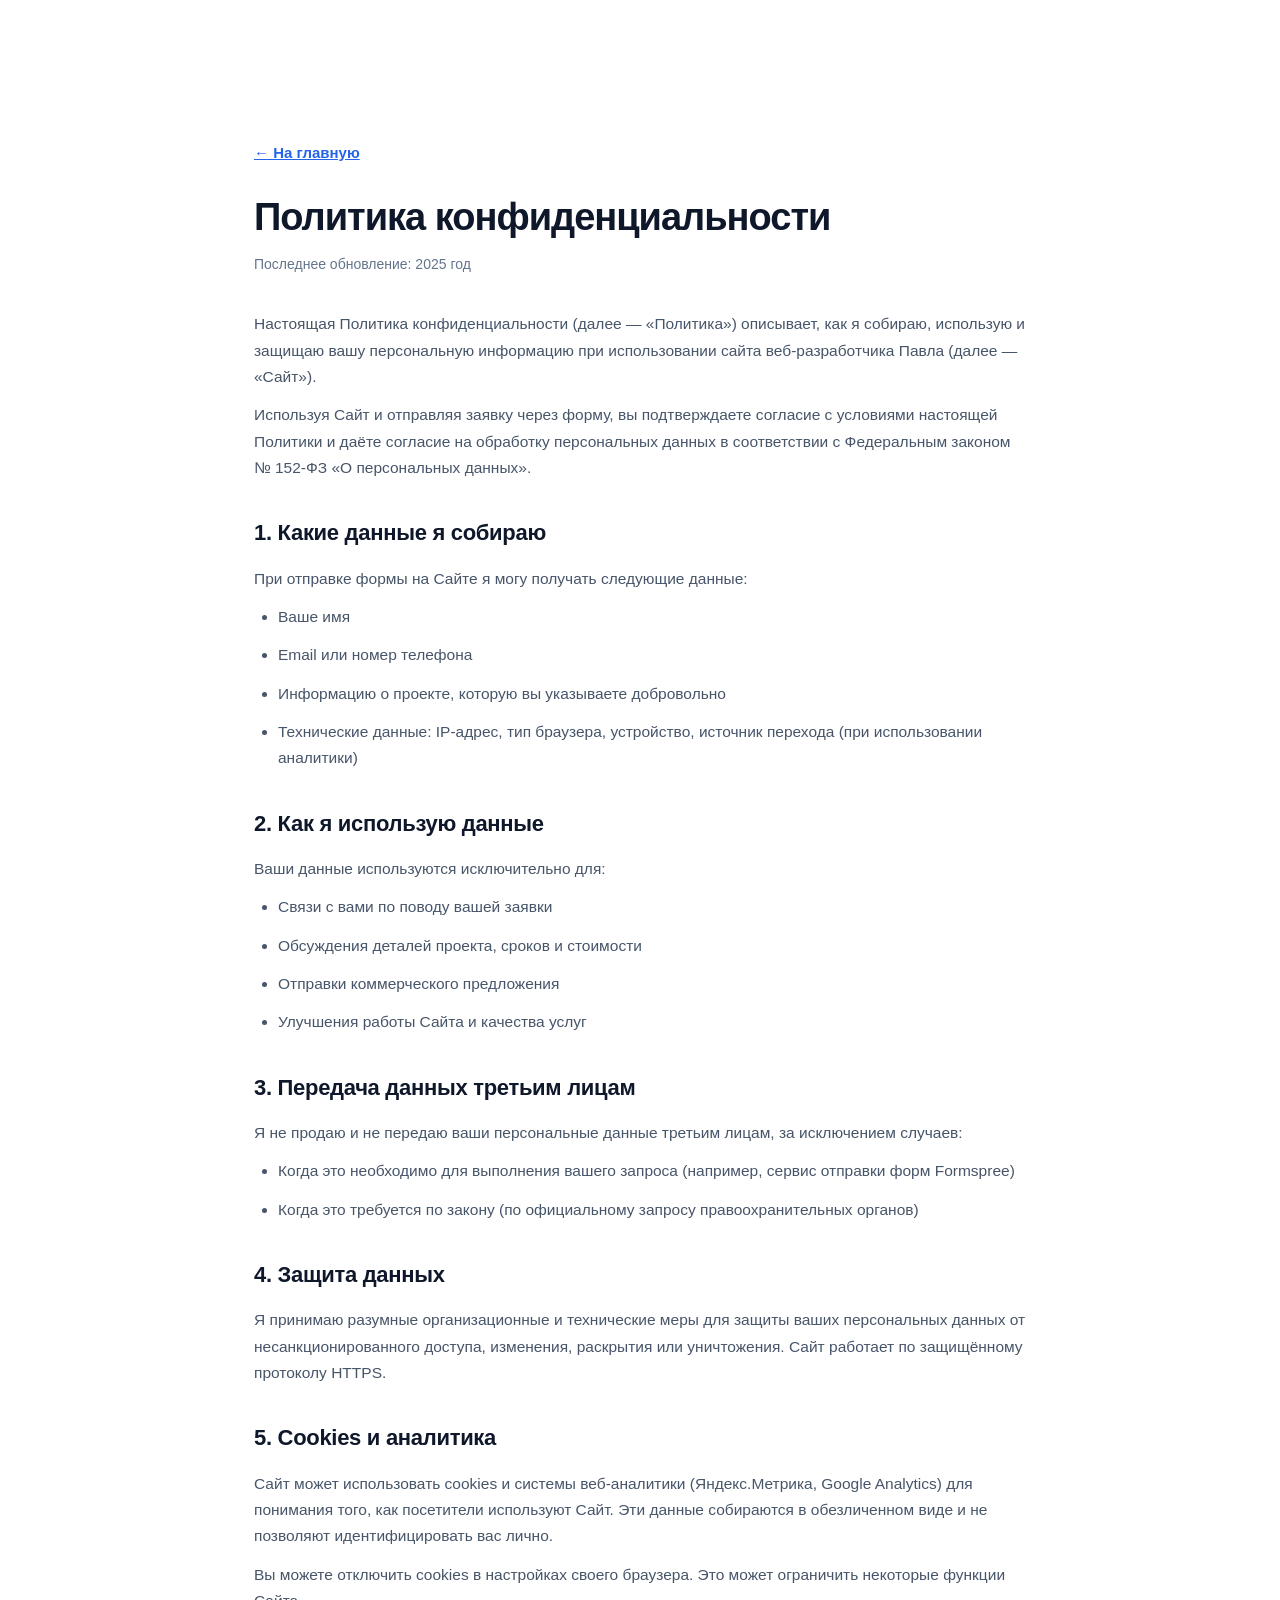
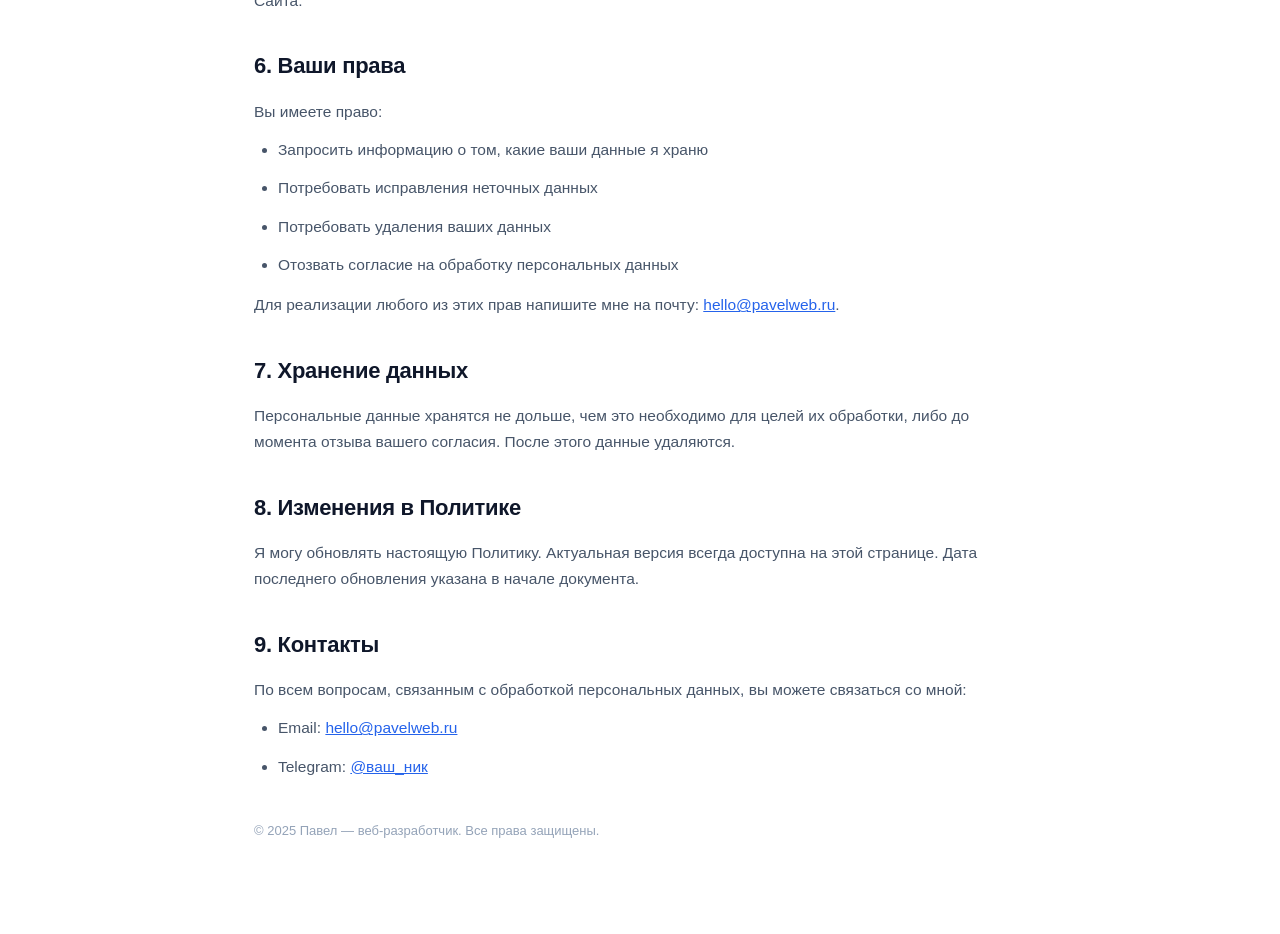
<file: privacy.html>
<!DOCTYPE html>
<html lang="ru">
<head>
<meta charset="UTF-8">
<meta name="viewport" content="width=device-width, initial-scale=1.0">
<title>Политика конфиденциальности — Павел.web</title>
<meta name="description" content="Политика конфиденциальности и обработки персональных данных сайта веб-разработчика Павла.">
<link rel="icon" href="data:image/svg+xml,<svg xmlns='http://www.w3.org/2000/svg' viewBox='0 0 100 100'><text y='.9em' font-size='90'>⚡</text></svg>">
<link rel="stylesheet" href="style.css">
<style>
.privacy-page{max-width:820px;margin:0 auto;padding:140px 24px 80px}
.privacy-page h1{font-size:38px;margin-bottom:14px;font-weight:900;letter-spacing:-1px;line-height:1.15}
.privacy-page .updated{font-size:14px;color:#64748b;margin-bottom:34px}
.privacy-page h2{font-size:22px;margin:34px 0 14px;font-weight:800;letter-spacing:-.3px}
.privacy-page p,.privacy-page li{font-size:15.5px;color:#475569;margin-bottom:12px;line-height:1.7}
.privacy-page ul{padding-left:24px;margin-bottom:14px}
.privacy-page a{color:#2563eb;text-decoration:underline}
.back-link{display:inline-flex;align-items:center;gap:8px;margin-bottom:30px;font-weight:700;color:#2563eb;font-size:15px}
.back-link:hover{text-decoration:underline}
[data-theme="dark"] .privacy-page p,
[data-theme="dark"] .privacy-page li{color:#94a3b8}
[data-theme="dark"] .privacy-page .updated{color:#64748b}
@media (max-width:768px){
  .privacy-page{padding:110px 18px 60px}
  .privacy-page h1{font-size:26px}
  .privacy-page h2{font-size:19px}
  .privacy-page p,.privacy-page li{font-size:15px}
}
</style>
</head>
<body>

<div class="privacy-page">
  <a href="index.html" class="back-link">← На главную</a>

  <h1>Политика конфиденциальности</h1>
  <p class="updated">Последнее обновление: 2025 год</p>

  <p>Настоящая Политика конфиденциальности (далее — «Политика») описывает, как я собираю, использую и защищаю вашу персональную информацию при использовании сайта веб-разработчика Павла (далее — «Сайт»).</p>

  <p>Используя Сайт и отправляя заявку через форму, вы подтверждаете согласие с условиями настоящей Политики и даёте согласие на обработку персональных данных в соответствии с Федеральным законом № 152-ФЗ «О персональных данных».</p>

  <h2>1. Какие данные я собираю</h2>
  <p>При отправке формы на Сайте я могу получать следующие данные:</p>
  <ul>
    <li>Ваше имя</li>
    <li>Email или номер телефона</li>
    <li>Информацию о проекте, которую вы указываете добровольно</li>
    <li>Технические данные: IP-адрес, тип браузера, устройство, источник перехода (при использовании аналитики)</li>
  </ul>

  <h2>2. Как я использую данные</h2>
  <p>Ваши данные используются исключительно для:</p>
  <ul>
    <li>Связи с вами по поводу вашей заявки</li>
    <li>Обсуждения деталей проекта, сроков и стоимости</li>
    <li>Отправки коммерческого предложения</li>
    <li>Улучшения работы Сайта и качества услуг</li>
  </ul>

  <h2>3. Передача данных третьим лицам</h2>
  <p>Я не продаю и не передаю ваши персональные данные третьим лицам, за исключением случаев:</p>
  <ul>
    <li>Когда это необходимо для выполнения вашего запроса (например, сервис отправки форм Formspree)</li>
    <li>Когда это требуется по закону (по официальному запросу правоохранительных органов)</li>
  </ul>

  <h2>4. Защита данных</h2>
  <p>Я принимаю разумные организационные и технические меры для защиты ваших персональных данных от несанкционированного доступа, изменения, раскрытия или уничтожения. Сайт работает по защищённому протоколу HTTPS.</p>

  <h2>5. Cookies и аналитика</h2>
  <p>Сайт может использовать cookies и системы веб-аналитики (Яндекс.Метрика, Google Analytics) для понимания того, как посетители используют Сайт. Эти данные собираются в обезличенном виде и не позволяют идентифицировать вас лично.</p>
  <p>Вы можете отключить cookies в настройках своего браузера. Это может ограничить некоторые функции Сайта.</p>

  <h2>6. Ваши права</h2>
  <p>Вы имеете право:</p>
  <ul>
    <li>Запросить информацию о том, какие ваши данные я храню</li>
    <li>Потребовать исправления неточных данных</li>
    <li>Потребовать удаления ваших данных</li>
    <li>Отозвать согласие на обработку персональных данных</li>
  </ul>
  <p>Для реализации любого из этих прав напишите мне на почту: <a href="mailto:hello@pavelweb.ru">hello@pavelweb.ru</a>.</p>

  <h2>7. Хранение данных</h2>
  <p>Персональные данные хранятся не дольше, чем это необходимо для целей их обработки, либо до момента отзыва вашего согласия. После этого данные удаляются.</p>

  <h2>8. Изменения в Политике</h2>
  <p>Я могу обновлять настоящую Политику. Актуальная версия всегда доступна на этой странице. Дата последнего обновления указана в начале документа.</p>

  <h2>9. Контакты</h2>
  <p>По всем вопросам, связанным с обработкой персональных данных, вы можете связаться со мной:</p>
  <ul>
    <li>Email: <a href="mailto:hello@pavelweb.ru">hello@pavelweb.ru</a></li>
    <li>Telegram: <a href="https://t.me/ваш_ник" target="_blank" rel="noopener">@ваш_ник</a></li>
  </ul>

  <p style="margin-top:40px;font-size:13px;color:#94a3b8">© 2025 Павел — веб-разработчик. Все права защищены.</p>
</div>

</body>
</html>
</file>
<file: style.css>
/* ================= ПЕРЕМЕННЫЕ ТЕМ ================= */
:root{
  --bg:#ffffff; --bg-soft:#f8fafc; --bg-dark:#0f172a;
  --text:#0f172a; --text-soft:#64748b;
  --card:#ffffff; --border:#eef2f7;
  --primary:#2563eb; --primary-2:#7c3aed;
  --accent:#22c55e;
  --shadow:0 30px 60px -25px rgba(37,99,235,.25);
}
[data-theme="dark"]{
  --bg:#0b1220; --bg-soft:#0f172a; --bg-dark:#020617;
  --text:#e2e8f0; --text-soft:#94a3b8;
  --card:#111c33; --border:#1e293b;
  --shadow:0 30px 60px -25px rgba(0,0,0,.6);
}

/* ================= БАЗА ================= */
*,*::before,*::after{margin:0;padding:0;box-sizing:border-box}
html{scroll-behavior:smooth;scroll-padding-top:90px}
body{
  font-family:'Inter',-apple-system,'Segoe UI',Roboto,Arial,sans-serif;
  color:var(--text);line-height:1.65;background:var(--bg);
  overflow-x:hidden;-webkit-font-smoothing:antialiased;
  transition:background .4s,color .4s;
}
a{color:inherit;text-decoration:none}
button,input,textarea{font-family:inherit;font-size:inherit;color:inherit}
.container{max-width:1200px;margin:0 auto;padding:0 24px}

/* ================= АНИМАЦИИ ================= */
.reveal{opacity:0;transform:translateY(40px);transition:opacity .8s cubic-bezier(.4,0,.2,1),transform .8s cubic-bezier(.4,0,.2,1)}
.reveal.active{opacity:1;transform:translateY(0)}
@keyframes float{0%,100%{transform:translateY(0)}50%{transform:translateY(-14px)}}
@keyframes pulse{0%,100%{box-shadow:0 0 0 0 rgba(37,99,235,.55)}70%{box-shadow:0 0 0 22px rgba(37,99,235,0)}}
@keyframes gradientShift{0%,100%{background-position:0% 50%}50%{background-position:100% 50%}}
@keyframes slideUp{from{opacity:0;transform:translateY(40px) scale(.96)}to{opacity:1;transform:translateY(0) scale(1)}}

/* ================= КНОПКИ ================= */
.btn{display:inline-flex;align-items:center;justify-content:center;gap:8px;padding:15px 32px;border-radius:50px;font-weight:700;font-size:15px;cursor:pointer;border:none;transition:.3s;white-space:nowrap;text-align:center}
.btn-primary{background:linear-gradient(135deg,var(--primary),var(--primary-2));color:#fff;background-size:200% 200%;animation:gradientShift 6s ease infinite}
.btn-primary:hover{transform:translateY(-3px);box-shadow:0 20px 40px -10px rgba(37,99,235,.5)}
.btn-outline{background:transparent;color:var(--primary);border:2px solid var(--primary)}
.btn-outline:hover{background:var(--primary);color:#fff;transform:translateY(-3px)}
.btn-white{background:#fff;color:var(--primary)}
.btn-white:hover{transform:translateY(-3px);box-shadow:0 20px 40px rgba(0,0,0,.15)}
.btn-lg{padding:18px 42px;font-size:17px}

/* ================= ШАПКА ================= */
.header{position:fixed;top:0;left:0;right:0;z-index:1000;transition:.35s;padding:18px 0}
.header.scrolled{background:color-mix(in srgb,var(--bg) 85%,transparent);backdrop-filter:blur(20px);-webkit-backdrop-filter:blur(20px);box-shadow:0 4px 30px rgba(0,0,0,.06);padding:12px 0}
.nav{display:flex;align-items:center;justify-content:space-between;gap:20px}
.logo{font-size:24px;font-weight:900;letter-spacing:-1px;background:linear-gradient(135deg,var(--primary),var(--primary-2));-webkit-background-clip:text;-webkit-text-fill-color:transparent;background-clip:text}
.logo span{-webkit-text-fill-color:var(--text);color:var(--text)}
.menu{display:flex;gap:28px;list-style:none}
.menu a{font-weight:500;font-size:15px;position:relative;padding:6px 0;transition:.2s}
.menu a::after{content:'';position:absolute;bottom:0;left:0;width:0;height:2px;background:var(--primary);transition:.3s}
.menu a:hover::after{width:100%}
.menu a:hover{color:var(--primary)}
.nav-right{display:flex;align-items:center;gap:14px}
.nav-phone{font-size:14px;font-weight:700;color:var(--text);white-space:nowrap;transition:.2s}
.nav-phone:hover{color:var(--primary)}
.burger{display:none;font-size:26px;background:none;border:none;cursor:pointer;color:var(--text);padding:4px}
.theme-toggle{width:42px;height:42px;border-radius:50%;border:1.5px solid var(--border);background:var(--card);cursor:pointer;display:flex;align-items:center;justify-content:center;font-size:18px;transition:.3s}
.theme-toggle:hover{border-color:var(--primary);transform:rotate(20deg)}

/* ================= HERO ================= */
.hero{padding:170px 0 100px;position:relative;overflow:hidden;background:
  radial-gradient(ellipse at top left,color-mix(in srgb,var(--primary) 12%,transparent) 0%,transparent 50%),
  radial-gradient(ellipse at bottom right,color-mix(in srgb,var(--primary-2) 10%,transparent) 0%,transparent 50%),
  var(--bg-soft)}
.hero::before{content:'';position:absolute;top:-50%;right:-20%;width:600px;height:600px;border-radius:50%;background:radial-gradient(circle,rgba(37,99,235,.12),transparent 70%);animation:float 8s ease-in-out infinite;pointer-events:none}
.hero::after{content:'';position:absolute;bottom:-30%;left:-10%;width:500px;height:500px;border-radius:50%;background:radial-gradient(circle,rgba(124,58,237,.1),transparent 70%);animation:float 10s ease-in-out infinite reverse;pointer-events:none}
.hero-grid{display:grid;grid-template-columns:1.15fr 1fr;gap:70px;align-items:center;position:relative;z-index:2}
.hero-badge{display:inline-flex;align-items:center;gap:8px;background:var(--card);padding:8px 18px;border-radius:50px;font-size:14px;font-weight:600;color:var(--primary);box-shadow:0 4px 20px rgba(37,99,235,.15);margin-bottom:24px;border:1px solid var(--border)}
.hero-badge .dot{width:8px;height:8px;border-radius:50%;background:var(--accent);animation:pulse 2s infinite;flex-shrink:0}
.hero h1{font-size:58px;line-height:1.08;font-weight:900;margin-bottom:24px;letter-spacing:-2px}
.hero h1 .gradient{background:linear-gradient(135deg,var(--primary),var(--primary-2));-webkit-background-clip:text;-webkit-text-fill-color:transparent;background-clip:text}
.hero p{font-size:19px;color:var(--text-soft);margin-bottom:36px;max-width:540px}
.hero-btns{display:flex;gap:16px;flex-wrap:wrap;margin-bottom:44px}
.hero-stats{display:flex;gap:50px;flex-wrap:wrap}
.stat-num{font-size:38px;font-weight:900;letter-spacing:-1.5px;background:linear-gradient(135deg,var(--primary),var(--primary-2));-webkit-background-clip:text;-webkit-text-fill-color:transparent;background-clip:text}
.stat-label{font-size:14px;color:var(--text-soft);font-weight:500}
.hero-card{background:color-mix(in srgb,var(--card) 80%,transparent);backdrop-filter:blur(20px);-webkit-backdrop-filter:blur(20px);border:1px solid var(--border);border-radius:28px;padding:36px;box-shadow:var(--shadow);animation:float 6s ease-in-out infinite}
.hero-card h3{font-size:20px;margin-bottom:22px;font-weight:800;display:flex;align-items:center;gap:10px}
.hero-card ul{list-style:none}
.hero-card li{padding:14px 0;border-bottom:1px solid var(--border);font-size:15.5px;display:flex;gap:12px;align-items:flex-start}
.hero-card li:last-child{border-bottom:none}
.check{flex-shrink:0;width:22px;height:22px;border-radius:50%;background:linear-gradient(135deg,#22c55e,#16a34a);display:flex;align-items:center;justify-content:center;color:#fff;font-size:12px;font-weight:900;margin-top:1px}

/* ================= СЕКЦИИ ================= */
section{padding:100px 0;position:relative}
.section-head{text-align:center;margin-bottom:70px}
.section-head .label{display:inline-block;font-size:13px;font-weight:700;color:var(--primary);text-transform:uppercase;letter-spacing:2px;margin-bottom:16px}
.section-head h2{font-size:46px;font-weight:900;letter-spacing:-1.5px;margin-bottom:18px;line-height:1.15}
.section-head h2 .gradient{background:linear-gradient(135deg,var(--primary),var(--primary-2));-webkit-background-clip:text;-webkit-text-fill-color:transparent;background-clip:text}
.section-head p{color:var(--text-soft);font-size:18px;max-width:640px;margin:0 auto}

/* ================= УСЛУГИ ================= */
.services-grid{display:grid;grid-template-columns:repeat(3,1fr);gap:28px}
.service{background:var(--card);border:1px solid var(--border);border-radius:24px;padding:36px 30px;transition:.4s cubic-bezier(.4,0,.2,1);position:relative;overflow:hidden}
.service::before{content:'';position:absolute;top:0;left:0;right:0;height:4px;background:linear-gradient(135deg,var(--primary),var(--primary-2));transform:scaleX(0);transform-origin:left;transition:.4s}
.service:hover::before{transform:scaleX(1)}
.service:hover{transform:translateY(-10px);box-shadow:var(--shadow);border-color:color-mix(in srgb,var(--primary) 30%,var(--border))}
.service-icon{width:60px;height:60px;border-radius:18px;background:linear-gradient(135deg,color-mix(in srgb,var(--primary) 10%,transparent),color-mix(in srgb,var(--primary-2) 10%,transparent));display:flex;align-items:center;justify-content:center;font-size:28px;margin-bottom:22px;transition:.4s}
.service:hover .service-icon{transform:scale(1.1) rotate(-5deg)}
.service h3{font-size:20px;margin-bottom:12px;font-weight:800}
.service p{font-size:15px;color:var(--text-soft)}
.service-price{display:inline-block;margin-top:18px;font-weight:800;color:var(--primary);font-size:15px}

/* ================= ЦЕНЫ ================= */
.prices{background:var(--bg-soft)}
.prices-grid{display:grid;grid-template-columns:repeat(3,1fr);gap:26px;align-items:start}
.price-card{background:var(--card);border:1px solid var(--border);border-radius:24px;padding:36px 30px;transition:.35s;position:relative}
.price-card:hover{transform:translateY(-8px);box-shadow:var(--shadow);border-color:var(--primary)}
.price-card.popular{border:2px solid var(--primary);transform:scale(1.03)}
.popular-badge{position:absolute;top:-14px;left:50%;transform:translateX(-50%);background:linear-gradient(135deg,#2563eb,#7c3aed);color:#fff;font-size:12px;font-weight:800;padding:6px 16px;border-radius:50px;text-transform:uppercase;letter-spacing:1px}
.price-card h3{font-size:22px;margin-bottom:14px;font-weight:800}
.price-value{font-size:32px;font-weight:900;letter-spacing:-1px;background:linear-gradient(135deg,var(--primary),var(--primary-2));-webkit-background-clip:text;-webkit-text-fill-color:transparent;background-clip:text;margin-bottom:6px}
.price-time{font-size:13.5px;color:var(--text-soft);margin-bottom:22px;padding-bottom:22px;border-bottom:1px dashed var(--border)}
.price-card ul{list-style:none;margin-bottom:26px}
.price-card li{font-size:14.5px;padding:8px 0;color:var(--text-soft)}
.price-card .btn{width:100%}
/* ================= ПОРТФОЛИО ================= */
.portfolio{background:var(--bg-soft)}
.filters{display:flex;flex-wrap:wrap;gap:10px;justify-content:center;margin-bottom:50px}
.filter{padding:11px 24px;border-radius:50px;border:1.5px solid var(--border);background:var(--card);font-size:14px;font-weight:600;color:var(--text-soft);cursor:pointer;transition:.25s}
.filter:hover{border-color:var(--primary);color:var(--primary)}
.filter.active{background:linear-gradient(135deg,var(--primary),var(--primary-2));border-color:transparent;color:#fff;box-shadow:0 10px 25px -8px rgba(37,99,235,.5)}
.portfolio-grid{display:grid;grid-template-columns:repeat(2,1fr);gap:30px}
.case{background:var(--card);border-radius:24px;overflow:hidden;border:1px solid var(--border);transition:.4s cubic-bezier(.4,0,.2,1);cursor:pointer}
.case:hover{transform:translateY(-10px);box-shadow:var(--shadow);border-color:color-mix(in srgb,var(--primary) 30%,var(--border))}
.case.hidden{display:none}
.case-preview{height:220px;position:relative;display:flex;align-items:center;justify-content:center;color:#fff;font-weight:800;font-size:19px;padding:24px;text-align:center;overflow:hidden}
.case-preview::after{content:'';position:absolute;inset:0;background:linear-gradient(180deg,transparent 40%,rgba(0,0,0,.45))}
.p1{background:linear-gradient(135deg,#2563eb,#1e40af)}
.p2{background:linear-gradient(135deg,#7c3aed,#c026d3)}
.p3{background:linear-gradient(135deg,#0891b2,#0e7490)}
.p4{background:linear-gradient(135deg,#ea580c,#dc2626)}
.p5{background:linear-gradient(135deg,#16a34a,#15803d)}
.p6{background:linear-gradient(135deg,#475569,#1e293b)}
.case-tag{position:absolute;top:18px;left:18px;z-index:2;background:rgba(255,255,255,.95);color:#0f172a;font-size:11.5px;font-weight:800;padding:6px 14px;border-radius:50px;text-transform:uppercase;letter-spacing:.5px}
.case-title{position:absolute;bottom:20px;left:20px;right:20px;z-index:2;color:#fff;font-weight:800;font-size:19px;text-shadow:0 2px 15px rgba(0,0,0,.5)}
.case-body{padding:30px}
.case-body h3{font-size:20px;margin-bottom:10px;font-weight:800}
.case-task{font-size:14.5px;color:var(--text-soft);margin-bottom:22px;padding-bottom:22px;border-bottom:1px dashed var(--border)}
.metrics{display:grid;grid-template-columns:repeat(3,1fr);gap:12px;margin-bottom:24px}
.metric{text-align:center;padding:14px 8px;background:var(--bg-soft);border-radius:12px;border:1px solid var(--border)}
.metric-num{font-size:22px;font-weight:900;color:var(--primary);letter-spacing:-.5px;line-height:1.1}
.metric-num.green{color:var(--accent)}
.metric-label{font-size:11px;color:var(--text-soft);margin-top:5px;font-weight:600}
.stack{display:flex;flex-wrap:wrap;gap:6px;margin-bottom:22px}
.stack span{font-size:11.5px;font-weight:700;padding:5px 11px;background:color-mix(in srgb,var(--primary) 10%,transparent);color:var(--primary);border-radius:6px}
.case-btn{width:100%;padding:14px;background:var(--bg-soft);color:var(--text);border:none;border-radius:12px;font-weight:800;font-size:15px;cursor:pointer;transition:.25s}
.case:hover .case-btn{background:linear-gradient(135deg,var(--primary),var(--primary-2));color:#fff}

/* ================= КАЛЬКУЛЯТОР ================= */
.calc{background:linear-gradient(135deg,#0f172a,#1e293b);color:#fff}
.calc .section-head h2{color:#fff}
.calc .section-head p{color:#94a3b8}
.calc-wrap{display:grid;grid-template-columns:1.3fr 1fr;gap:50px;max-width:1000px;margin:0 auto}
.calc-group{margin-bottom:32px}
.calc-group>label{display:block;font-size:15px;font-weight:700;margin-bottom:14px;color:#e2e8f0}
.calc-options{display:grid;grid-template-columns:repeat(2,1fr);gap:12px}
.calc-opt{padding:16px 18px;border-radius:14px;background:rgba(255,255,255,.05);border:1.5px solid rgba(255,255,255,.1);cursor:pointer;transition:.25s;text-align:left;color:#cbd5e1;font-size:14.5px}
.calc-opt:hover{background:rgba(255,255,255,.1);border-color:rgba(96,165,250,.5)}
.calc-opt.active{background:linear-gradient(135deg,rgba(37,99,235,.3),rgba(124,58,237,.3));border-color:#60a5fa;color:#fff}
.calc-opt strong{display:block;margin-bottom:4px;font-size:15px;color:#fff}
.calc-opt small{font-size:12.5px;color:#94a3b8}
.calc-result{background:rgba(255,255,255,.05);border:1px solid rgba(255,255,255,.1);border-radius:24px;padding:36px;position:sticky;top:100px;height:fit-content}
.calc-result h3{font-size:18px;margin-bottom:20px;color:#94a3b8;font-weight:600}
.calc-price{font-size:46px;font-weight:900;letter-spacing:-2px;background:linear-gradient(135deg,#60a5fa,#a78bfa);-webkit-background-clip:text;-webkit-text-fill-color:transparent;background-clip:text;margin-bottom:8px}
.calc-time{font-size:15px;color:#94a3b8;margin-bottom:26px}
.calc-result .btn{width:100%}

/* ================= ОТЗЫВЫ ================= */
.reviews-grid{display:grid;grid-template-columns:repeat(3,1fr);gap:28px}
.review{background:var(--card);border:1px solid var(--border);border-radius:22px;padding:34px 30px;transition:.35s;position:relative}
.review::before{content:'"';position:absolute;top:14px;right:24px;font-size:80px;line-height:1;color:color-mix(in srgb,var(--primary) 8%,transparent);font-weight:900;font-family:Georgia,serif}
.review:hover{transform:translateY(-6px);box-shadow:var(--shadow);border-color:color-mix(in srgb,var(--primary) 30%,var(--border))}
.stars{color:#fbbf24;font-size:17px;margin-bottom:16px;letter-spacing:2px}
.review-text{font-size:15.5px;color:var(--text);margin-bottom:24px;position:relative;z-index:2}
.review-author{display:flex;align-items:center;gap:14px}
.avatar{width:48px;height:48px;border-radius:50%;background:linear-gradient(135deg,var(--primary),var(--primary-2));color:#fff;display:flex;align-items:center;justify-content:center;font-weight:900;font-size:19px;flex-shrink:0}
.author-name{font-weight:800;font-size:15px}
.author-role{font-size:13px;color:var(--text-soft)}

/* ================= ОБО МНЕ ================= */
.about-grid{display:grid;grid-template-columns:1fr 1.5fr;gap:60px;align-items:center}
.about-photo{text-align:center}
.about-avatar{width:220px;height:220px;border-radius:50%;margin:0 auto 24px;background:linear-gradient(135deg,var(--primary),var(--primary-2));color:#fff;display:flex;align-items:center;justify-content:center;font-size:90px;font-weight:900;box-shadow:0 30px 60px -20px rgba(37,99,235,.4)}
.about-badges{display:flex;flex-direction:column;gap:10px;align-items:center}
.about-badges span{background:var(--card);border:1px solid var(--border);padding:8px 18px;border-radius:50px;font-size:13.5px;font-weight:600}
.about-text h3{font-size:28px;margin-bottom:18px;font-weight:800}
.about-text p{font-size:16px;color:var(--text-soft);margin-bottom:16px}
.about-stack{margin:24px 0 28px}
.about-stack h4{font-size:15px;margin-bottom:12px;font-weight:700}
/* ================= ГАРАНТИИ ================= */
.guarantees{background:var(--bg-soft)}
.guarantees-grid{display:grid;grid-template-columns:repeat(4,1fr);gap:22px}
.guarantee{background:var(--card);border:1px solid var(--border);border-radius:20px;padding:30px 24px;text-align:center;transition:.35s}
.guarantee:hover{transform:translateY(-6px);box-shadow:var(--shadow);border-color:var(--primary)}
.guarantee-icon{font-size:38px;margin-bottom:14px}
.guarantee h4{font-size:17px;margin-bottom:10px;font-weight:800}
.guarantee p{font-size:14px;color:var(--text-soft)}

/* ================= FAQ ================= */
.faq{background:var(--bg-soft)}
.faq-list{max-width:820px;margin:0 auto}
.faq-item{border:1px solid var(--border);border-radius:18px;margin-bottom:14px;overflow:hidden;background:var(--card);transition:.3s}
.faq-item.open{border-color:color-mix(in srgb,var(--primary) 40%,var(--border));box-shadow:var(--shadow)}
.faq-q{padding:24px 28px;font-weight:700;font-size:16.5px;cursor:pointer;display:flex;justify-content:space-between;align-items:center;gap:20px;user-select:none}
.faq-q::after{content:'+';font-size:26px;color:var(--primary);font-weight:300;transition:.35s;flex-shrink:0;line-height:1}
.faq-item.open .faq-q::after{transform:rotate(45deg)}
.faq-a{max-height:0;overflow:hidden;transition:.35s ease;padding:0 28px;color:var(--text-soft);font-size:15px}
.faq-item.open .faq-a{max-height:400px;padding:0 28px 26px}

/* ================= CTA ================= */
.cta-final{background:linear-gradient(135deg,#2563eb,#7c3aed,#c026d3);background-size:300% 300%;animation:gradientShift 8s ease infinite;color:#fff;text-align:center;padding:110px 0;position:relative;overflow:hidden}
.cta-final::before{content:'';position:absolute;inset:0;background:radial-gradient(circle at 20% 50%,rgba(255,255,255,.15),transparent 50%);pointer-events:none}
.cta-final .container{position:relative;z-index:2}
.cta-final h2{font-size:48px;font-weight:900;letter-spacing:-2px;margin-bottom:22px;line-height:1.15}
.cta-final p{font-size:19px;opacity:.9;margin-bottom:38px;max-width:600px;margin-left:auto;margin-right:auto}

/* ================= КОНТАКТЫ ================= */
.contacts-grid{display:grid;grid-template-columns:1fr 1fr;gap:60px;align-items:start}
.contacts-list{display:flex;flex-direction:column;gap:12px}
.contact-item{display:flex;gap:16px;align-items:center;padding:18px 22px;background:var(--bg-soft);border-radius:16px;border:1px solid var(--border);transition:.3s}
.contact-item:hover{background:var(--card);border-color:color-mix(in srgb,var(--primary) 30%,var(--border));transform:translateX(6px);box-shadow:var(--shadow)}
.contact-item .ico{width:48px;height:48px;border-radius:14px;background:linear-gradient(135deg,var(--primary),var(--primary-2));display:flex;align-items:center;justify-content:center;font-size:22px;flex-shrink:0}
.contact-item strong{display:block;font-size:13px;color:var(--text-soft);font-weight:600}
.contact-item span{font-size:16px;font-weight:700;word-break:break-word}
.form-card{background:var(--card);border:1px solid var(--border);border-radius:24px;padding:40px;box-shadow:var(--shadow)}
.form-card h3{font-size:24px;margin-bottom:8px;font-weight:800}
.form-card .sub{color:var(--text-soft);font-size:14.5px;margin-bottom:26px}
.form-group{margin-bottom:18px}
.form-group input,.form-group textarea{width:100%;padding:16px 18px;border-radius:14px;border:1.5px solid var(--border);background:var(--bg-soft);font-size:15px;transition:.25s}
.form-group input:focus,.form-group textarea:focus{outline:none;border-color:var(--primary);background:var(--card);box-shadow:0 0 0 4px color-mix(in srgb,var(--primary) 10%,transparent)}
.form-group textarea{resize:vertical;min-height:110px}
.form-checkbox{display:flex;align-items:flex-start;gap:10px;margin:8px 0 18px;font-size:13px;color:var(--text-soft);cursor:pointer;line-height:1.5}
.form-checkbox input{width:18px;height:18px;flex-shrink:0;margin-top:2px;cursor:pointer;accent-color:var(--primary)}
.form-checkbox a{color:var(--primary);text-decoration:underline}
.form-note{font-size:12.5px;color:var(--text-soft);margin-top:14px;text-align:center}
.form-status{margin-top:14px;padding:14px 18px;border-radius:12px;font-size:14.5px;font-weight:600;display:none}
.form-status.success{display:block;background:#f0fdf4;color:#166534;border:1px solid #bbf7d0}
.form-status.error{display:block;background:#fef2f2;color:#991b1b;border:1px solid #fecaca}

/* ================= ПОДВАЛ ================= */
footer{background:var(--bg-dark);color:#94a3b8;padding:50px 0 30px}
.footer-grid{display:grid;grid-template-columns:2fr 1fr 1fr;gap:40px;margin-bottom:40px}
.footer-grid h4{color:#fff;margin-bottom:18px;font-size:16px}
.footer-grid p,.footer-grid a{font-size:14px}
.footer-grid a{display:block;padding:6px 0;transition:.2s}
.footer-grid a:hover{color:#60a5fa}
.footer-bottom{border-top:1px solid #1e293b;padding-top:26px;text-align:center;font-size:13.5px}

/* ================= ПЛАВАЮЩИЕ КНОПКИ ================= */
.float-btns{position:fixed;bottom:26px;right:26px;z-index:999;display:flex;flex-direction:column;gap:14px}
.float-btn{width:60px;height:60px;border-radius:50%;border:none;cursor:pointer;display:flex;align-items:center;justify-content:center;font-size:26px;color:#fff;transition:.3s;box-shadow:0 12px 30px rgba(0,0,0,.2)}
.float-btn:hover{transform:scale(1.12) translateY(-3px)}
.f-tg{background:linear-gradient(135deg,#0088cc,#00a0e9)}
.f-wa{background:linear-gradient(135deg,#25d366,#128c7e);animation:pulse 3s infinite}
.f-up{background:linear-gradient(135deg,var(--primary),var(--primary-2));opacity:0;pointer-events:none;transition:.3s}
.f-up.show{opacity:1;pointer-events:auto}

/* ================= МОДАЛЬНОЕ ОКНО ================= */
.modal-overlay{position:fixed;inset:0;background:rgba(15,23,42,.75);backdrop-filter:blur(8px);-webkit-backdrop-filter:blur(8px);z-index:2000;display:none;align-items:center;justify-content:center;padding:20px;overflow-y:auto}
.modal-overlay.open{display:flex}
.modal{background:var(--card);border-radius:26px;max-width:800px;width:100%;max-height:90vh;overflow-y:auto;position:relative;animation:slideUp .4s cubic-bezier(.4,0,.2,1)}
.modal-close{position:absolute;top:18px;right:18px;z-index:10;width:42px;height:42px;border-radius:50%;border:none;background:rgba(255,255,255,.95);font-size:22px;cursor:pointer;display:flex;align-items:center;justify-content:center;transition:.2s;font-weight:300;color:#0f172a}
.modal-close:hover{background:#fee2e2;color:#dc2626;transform:rotate(90deg)}
.modal-hero{height:200px;display:flex;align-items:center;justify-content:center;color:#fff;font-size:22px;font-weight:900;text-align:center;padding:30px}
.modal-content{padding:40px}
.modal-content h2{font-size:28px;margin-bottom:8px;font-weight:900;letter-spacing:-.5px}
.modal-tag{display:inline-block;font-size:11.5px;font-weight:800;color:var(--primary);background:color-mix(in srgb,var(--primary) 10%,transparent);padding:5px 13px;border-radius:50px;margin-bottom:20px;text-transform:uppercase;letter-spacing:.5px}
.modal-block{margin-bottom:28px}
.modal-block h4{font-size:13px;text-transform:uppercase;letter-spacing:1px;color:var(--text-soft);margin-bottom:14px;font-weight:800}
.modal-block p{font-size:15.5px;color:var(--text)}
.modal-results{display:grid;grid-template-columns:repeat(3,1fr);gap:14px}
.modal-result{background:#f0fdf4;border:1px solid #bbf7d0;border-radius:14px;padding:18px;text-align:center}
.modal-result .num{font-size:24px;font-weight:900;color:#15803d;letter-spacing:-.5px}
.modal-result .lbl{font-size:12px;color:#166534;margin-top:4px;font-weight:600}

/* ================= АДАПТИВ ================= */
@media (max-width:1024px){
  .container{padding:0 20px}
  .hero{padding:150px 0 80px}
  .hero-grid{grid-template-columns:1fr;gap:50px}
  .hero h1{font-size:42px;letter-spacing:-1.2px}
  .hero p{font-size:17px;max-width:100%}
  .hero-card{animation:none}
  .services-grid,.reviews-grid{grid-template-columns:repeat(2,1fr)}
  .about-grid{grid-template-columns:1fr;gap:40px;text-align:center}
  .about-badges{align-items:center}
  .prices-grid{grid-template-columns:1fr;max-width:500px;margin:0 auto}
  .price-card.popular{transform:none}
  .guarantees-grid{grid-template-columns:repeat(2,1fr)}
  .contacts-grid{grid-template-columns:1fr;gap:40px}
  .calc-wrap{grid-template-columns:1fr;gap:36px}
  .calc-result{position:static}
  .footer-grid{grid-template-columns:1fr 1fr;gap:30px}
  .nav-phone{display:none}
  .menu{gap:22px}
}
@media (max-width:768px){
  html{scroll-padding-top:70px}
  body{font-size:15px}
  .container{padding:0 18px}
  section{padding:60px 0}
  .section-head{margin-bottom:44px}
  .section-head .label{font-size:11.5px;letter-spacing:1.5px;margin-bottom:10px}
  .section-head h2{font-size:28px;letter-spacing:-1px;margin-bottom:12px}
  .section-head p{font-size:15px;padding:0 6px}
  .header{padding:12px 0}
  .header.scrolled{padding:10px 0}
  .logo{font-size:20px}
  .nav{gap:12px}
  .menu{display:none;position:absolute;top:64px;left:0;right:0;background:var(--card);flex-direction:column;padding:22px 24px;gap:14px;box-shadow:0 20px 50px rgba(0,0,0,.15);border-radius:0 0 20px 20px;border-top:1px solid var(--border)}
  .menu.active{display:flex}
  .menu a{font-size:16px;padding:8px 0;width:100%}
  .menu a::after{display:none}
  .header .btn-primary{display:none}
  .burger{display:flex;align-items:center;justify-content:center;width:42px;height:42px;font-size:22px;border-radius:12px;background:var(--bg-soft);border:1px solid var(--border)}
  .theme-toggle{width:38px;height:38px;font-size:16px}
  .hero{padding:110px 0 60px}
  .hero::before,.hero::after{display:none}
  .hero-badge{font-size:12px;padding:7px 14px;margin-bottom:18px}
  .hero h1{font-size:30px;letter-spacing:-1px;line-height:1.15;margin-bottom:18px}
  .hero p{font-size:15.5px;margin-bottom:28px}
  .hero-btns{gap:12px;margin-bottom:36px}
  .hero-btns .btn{width:100%;padding:15px 24px;font-size:15px}
  .hero-stats{gap:18px;justify-content:space-between;flex-wrap:nowrap}
  .hero-stats > div{flex:1;min-width:0;text-align:center}
  .stat-num{font-size:24px;letter-spacing:-1px}
  .stat-label{font-size:11.5px;line-height:1.3}
  .hero-card{padding:24px 22px;border-radius:20px;animation:none}
  .hero-card h3{font-size:17px;margin-bottom:16px}
  .hero-card li{font-size:14px;padding:11px 0;gap:10px}
  .check{width:20px;height:20px;font-size:11px}
  .services-grid,.portfolio-grid,.reviews-grid,.guarantees-grid,.why-grid{grid-template-columns:1fr;gap:16px}
  .service{padding:26px 22px;border-radius:20px}
  .service-icon{width:52px;height:52px;font-size:24px;margin-bottom:16px}
  .service h3{font-size:18px;margin-bottom:8px}
  .service p{font-size:14.5px}
  .service-price{font-size:14.5px;margin-top:14px}
  .price-card{padding:28px 22px;border-radius:20px}
  .price-card h3{font-size:19px}
  .price-value{font-size:26px}
  .price-card li{font-size:14px}
  .filters{gap:8px;margin-bottom:30px}
  .filter{padding:9px 16px;font-size:13px}
  .case{border-radius:20px}
  .case-preview{height:170px}
  .case-tag{font-size:10.5px;padding:5px 11px;top:14px;left:14px}
  .case-title{font-size:17px;bottom:16px;left:16px;right:16px}
  .case-body{padding:24px 22px}
  .case-body h3{font-size:18px}
  .case-task{font-size:13.5px;margin-bottom:18px;padding-bottom:18px}
  .metrics{gap:8px;margin-bottom:18px}
  .metric{padding:11px 6px;border-radius:10px}
  .metric-num{font-size:18px}
  .metric-label{font-size:10.5px}
  .stack{gap:5px;margin-bottom:18px}
  .stack span{font-size:11px;padding:4px 9px}
  .case-btn{padding:13px;font-size:14.5px;border-radius:10px}
  .calc-wrap{gap:28px}
  .calc-group{margin-bottom:24px}
  .calc-group>label{font-size:14px;margin-bottom:10px}
  .calc-options{grid-template-columns:1fr;gap:10px}
  .calc-opt{padding:14px 16px;font-size:14px;border-radius:12px}
  .calc-result{padding:26px 22px;border-radius:20px}
  .calc-result h3{font-size:14.5px;margin-bottom:12px}
  .calc-price{font-size:34px;letter-spacing:-1.5px}
  .calc-time{font-size:14px;margin-bottom:20px}
  .review{padding:26px 22px;border-radius:18px}
  .review::before{font-size:60px;top:10px;right:18px}
  .review-text{font-size:14.5px;margin-bottom:18px}
  .avatar{width:42px;height:42px;font-size:17px}
  .author-name{font-size:14.5px}
  .author-role{font-size:12.5px}
  .about-avatar{width:160px;height:160px;font-size:70px;margin-bottom:18px}
  .about-text h3{font-size:22px}
  .about-text p{font-size:15px}
  .about-badges span{font-size:12.5px;padding:6px 14px}
  .guarantee{padding:24px 20px}
  .guarantee-icon{font-size:32px}
  .guarantee h4{font-size:16px}
  .faq-q{padding:18px 20px;font-size:15px;gap:14px}
  .faq-q::after{font-size:22px}
  .faq-a{font-size:14.5px;padding:0 20px}
  .faq-item.open .faq-a{padding:0 20px 20px}
  .cta-final{padding:70px 0}
  .cta-final h2{font-size:26px;letter-spacing:-1px;margin-bottom:14px}
  .cta-final p{font-size:15.5px;margin-bottom:26px;padding:0 6px}
  .cta-final .btn-lg{padding:15px 32px;font-size:15px;width:100%;max-width:340px}
  .contacts-grid{gap:28px}
  .contact-item{padding:14px 16px;border-radius:14px;gap:12px}
  .contact-item:hover{transform:none}
  .contact-item .ico{width:42px;height:42px;border-radius:12px;font-size:19px}
  .contact-item strong{font-size:12px}
  .contact-item span{font-size:14.5px;word-break:break-word;overflow-wrap:anywhere}
  .form-card{padding:26px 22px;border-radius:20px}
  .form-card h3{font-size:20px}
  .form-card .sub{font-size:13.5px;margin-bottom:22px}
  .form-group{margin-bottom:14px}
  .form-group input,.form-group textarea{padding:14px 16px;font-size:15px;border-radius:12px}
  .form-group textarea{min-height:100px}
  .form-note{font-size:11.5px;margin-top:12px}
  .btn{padding:14px 26px;font-size:14.5px}
  .btn-lg{padding:16px 32px;font-size:15px}
  footer{padding:40px 0 24px}
  .footer-grid{grid-template-columns:1fr;gap:26px;margin-bottom:30px}
  .footer-grid h4{font-size:15px;margin-bottom:12px}
  .footer-grid p,.footer-grid a{font-size:13.5px}
  .footer-bottom{font-size:12.5px;padding-top:20px}
  .float-btns{bottom:16px;right:16px;gap:10px}
  .float-btn{width:50px;height:50px;font-size:20px}
  .modal-overlay{padding:0;align-items:flex-end}
  .modal{border-radius:22px 22px 0 0;max-height:92vh}
  .modal-close{top:14px;right:14px;width:38px;height:38px;font-size:20px}
  .modal-hero{height:140px;font-size:18px;padding:24px}
  .modal-content{padding:24px 22px}
  .modal-content h2{font-size:22px}
  .modal-tag{font-size:11px;padding:4px 11px;margin-bottom:14px}
  .modal-block{margin-bottom:22px}
  .modal-block h4{font-size:12px;margin-bottom:10px}
  .modal-block p{font-size:14.5px}
  .modal-results{grid-template-columns:1fr;gap:10px}
  .modal-result{padding:14px;border-radius:12px}
  .modal-result .num{font-size:20px}
  .modal-result .lbl{font-size:11.5px}
}
@media (max-width:480px){
  .container{padding:0 16px}
  .hero{padding:100px 0 50px}
  .hero h1{font-size:26px}
  .hero p{font-size:15px}
  .hero-stats{gap:12px}
  .stat-num{font-size:22px}
  .stat-label{font-size:11px}
  .section-head h2{font-size:24px}
  .section-head p{font-size:14.5px}
  .services-grid,.guarantees-grid,.portfolio-grid,.reviews-grid{gap:14px}
  .service{padding:24px 20px}
  .case-body{padding:22px 20px}
  .case-preview{height:150px}
  .metrics{grid-template-columns:1fr 1fr}
  .metric:nth-child(3){grid-column:1 / -1}
  .cta-final h2{font-size:22px}
  .calc-price{font-size:30px}
  .float-btn{width:46px;height:46px;font-size:18px}
  .about-avatar{width:130px;height:130px;font-size:56px}
  .about-text h3{font-size:20px}
  .price-value{font-size:24px}
  .popular-badge{font-size:11px;padding:5px 14px}
}
@media (max-width:360px){
  .container{padding:0 14px}
  .hero h1{font-size:24px}
  .section-head h2{font-size:22px}
  .hero-stats{flex-wrap:wrap;gap:14px;justify-content:flex-start}
  .hero-stats > div{flex:0 0 auto;text-align:left}
  .filter{padding:8px 14px;font-size:12.5px}
  .float-btn{width:44px;height:44px;font-size:17px}
}
@media (max-height:500px) and (orientation:landscape){
  .hero{padding:90px 0 40px}
  .modal-hero{height:100px}
}
</file>
